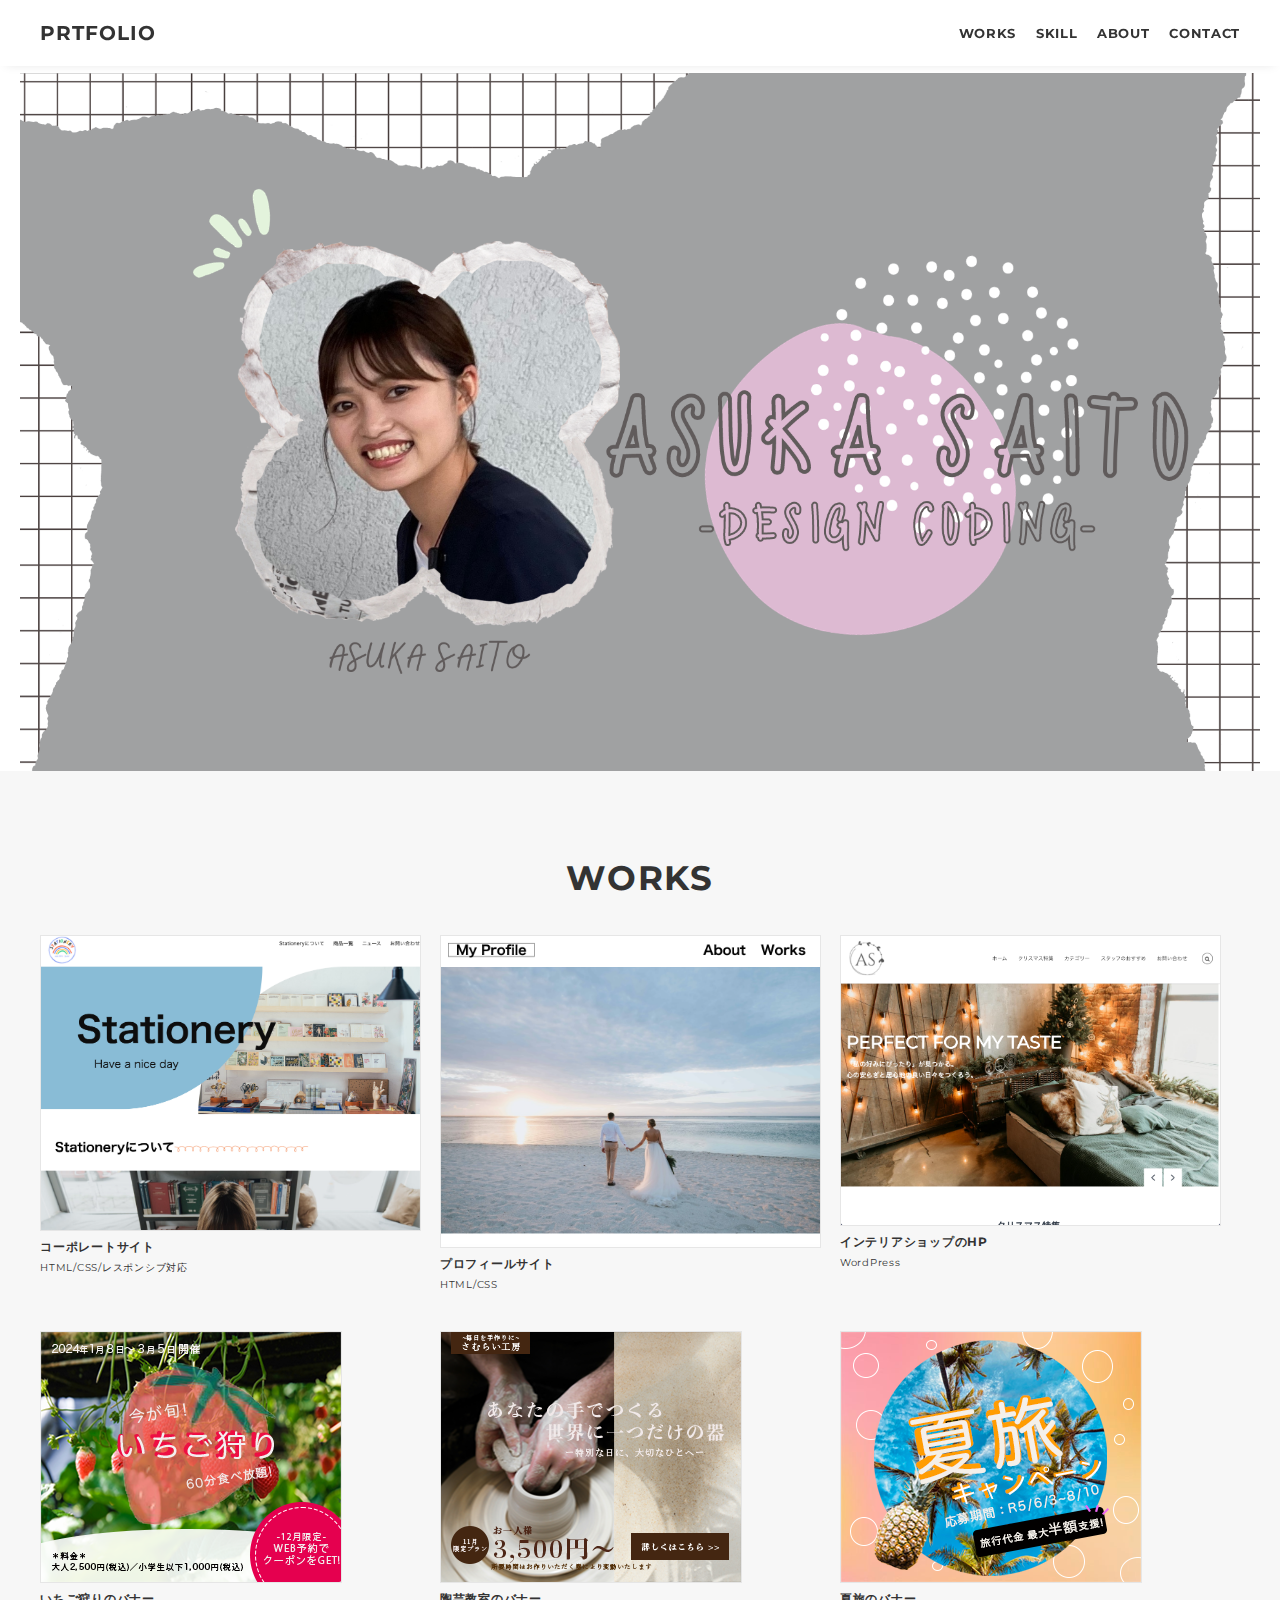
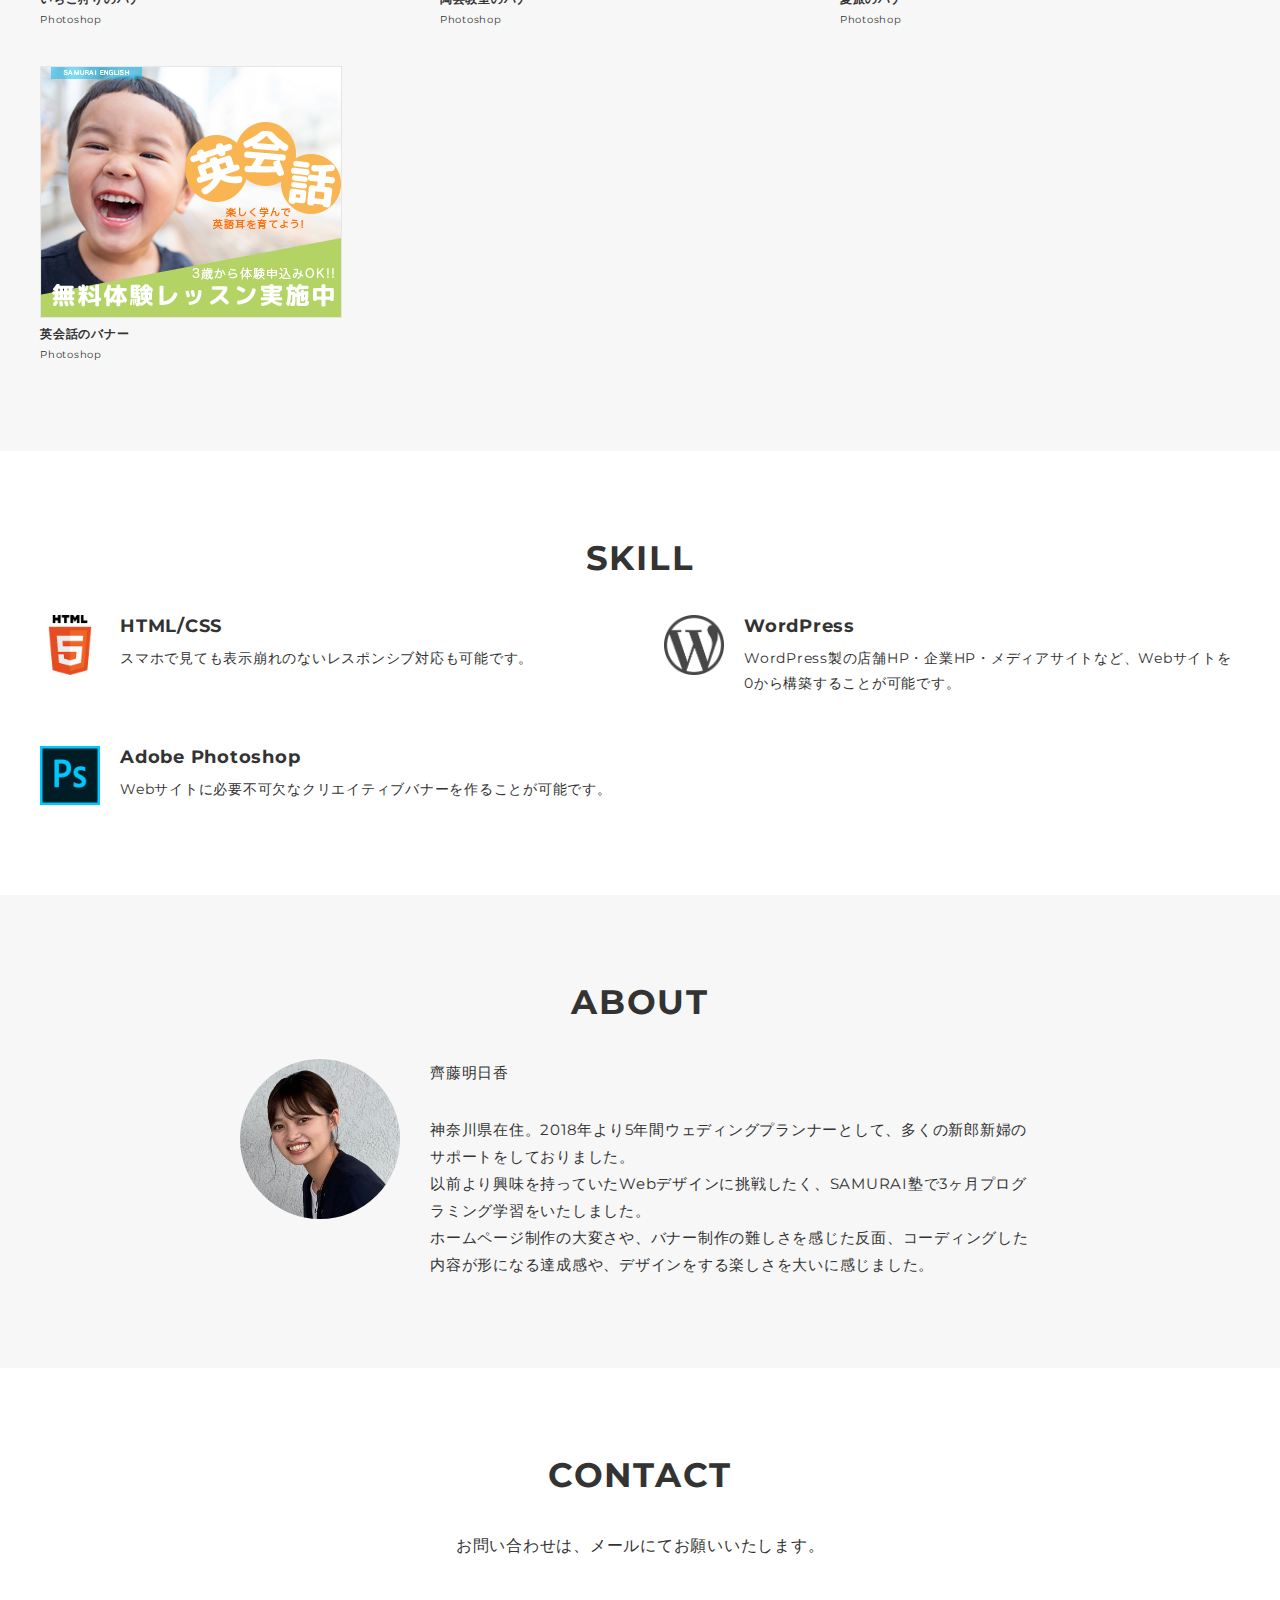
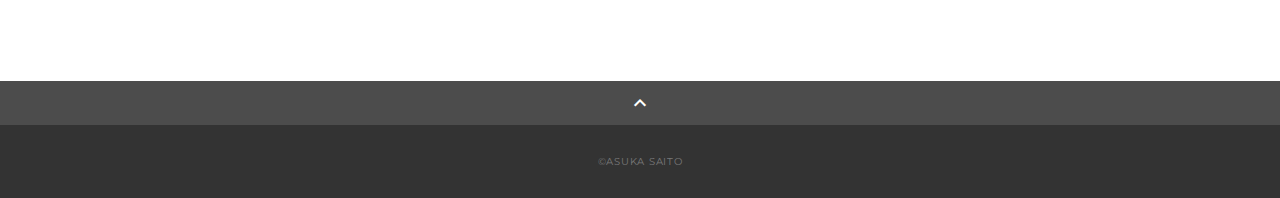
<file: portfolio/index.html>
<!DOCTYPE html>
<html>
<head>
  <meta charset="utf-8">
  <meta name="viewport" content="width=device-width, initial-scale=1.0, maximum-scale=1.0, minimum-scale=1.0">
  <title>ASUKA SAITO ポートフォリオ</title>
  <link rel="preconnect" href="https://fonts.gstatic.com">
  <link href="https://fonts.googleapis.com/css2?family=Montserrat:wght@400;700&display=swap" rel="stylesheet">
  <link href="https://fonts.googleapis.com/css?family=Material+Icons+Outlined" rel="stylesheet">
  <link href="css/ress.css" media="all" rel="stylesheet" type="text/css" />
  <link href="css/style.css" media="all" rel="stylesheet" type="text/css" />
</head>

<body>
  <div class="wrapper">

    <!-- header -->
    <header class="header ">
      <div class="container">
        <h1 class="header-logo">
          <a href="#">PRTFOLIO</a>
        </h1>
        <nav class="gnav">
          <ul class="gnav-list">
            <li class="gnav-item"><a href="#works">WORKS</a></li>
            <li class="gnav-item"><a href="#skill">SKILL</a></li>
            <li class="gnav-item"><a href="#about">ABOUT</a></li>
            <li class="gnav-item"><a href="#contact">CONTACT</a></li>
          </ul>
        </nav>
      </div>
    </header>
    <!-- /header -->

    <main class="content">

      <!-- mv -->
      <div class="mv">
        <div class="mv-container">
          <img src="img/main2.png" alt="メイン画像">
        </div>
      </div>
      <!-- /mv -->

      <!-- works -->
      <section class="works section" id="works">
        <div class="container">
          <h2 class="title">WORKS</h2>
          <div class="works-list">
            <a class="works-item" href="works-1.html">
              <div class="works-img"><img src="img/works/html1.png" alt="html1" /></div>
              <p class="works-name">コーポレートサイト</p>
              <p class="works-info">HTML/CSS/レスポンシブ対応</p>
            </a>
            <a class="works-item" href="works-2.html">
              <div class="works-img"><img src="img/works/html2.png" alt="html2" /></div>
              <p class="works-name">プロフィールサイト</p>
              <p class="works-info">HTML/CSS</p>
            </a>
            <a class="works-item" href="works-3.html">
              <div class="works-img"><img src="img/works/wordpress1.png" alt="WordPress" /></div>
              <p class="works-name">インテリアショップのHP</p>
              <p class="works-info">WordPress</p>
            </a>
            <a class="works-item" href="works-4.html">
              <div class="works-img"><img src="img/works/strawberry.png" alt="Photoshop1" /></div>
              <p class="works-name">いちご狩りのバナー</p>
              <p class="works-info">Photoshop</p>
            </a>
            <a class="works-item" href="works-5.html">
              <div class="works-img"><img src="img/works/pottery.png" alt="Photoshop2" /></div>
              <p class="works-name">陶芸教室のバナー</p>
              <p class="works-info">Photoshop</p>
            </a>
            <a class="works-item" href="works-7.html">
              <div class="works-img"><img src="img/works/summer.png" alt="Photoshop3" /></div>
              <p class="works-name">夏旅のバナー</p>
              <p class="works-info">Photoshop</p>
            </a>
            <a class="works-item" href="works-8.html">
              <div class="works-img"><img src="img/works/english.png" alt="Photoshop4" /></div>
              <p class="works-name">英会話のバナー</p>
              <p class="works-info">Photoshop</p>
            </a>
          </div>
        </div>
      </section>
      <!-- /works -->

      <!-- skill -->
      <section class="skill section" id="skill">
        <div class="container">
          <h2 class="title">SKILL</h2>
          <div class="skill-list">
            <div class="skill-item">
              <p class="skill-img"><img src="img/skills/html.png" alt="html"></p>
              <div class="skill-body">
                <h3 class="skill-name">HTML/CSS</h3>
                <p class="skill-text">
                  スマホで見ても表示崩れのないレスポンシブ対応も可能です。</p>
              </div>
            </div>
            <div class="skill-item">
              <p class="skill-img"><img src="img/skills/wordpress.png" alt="wordpress"></p>
              <div class="skill-body">
                <h3 class="skill-name">WordPress</h3>
                <p class="skill-text">
                  WordPress製の店舗HP・企業HP・メディアサイトなど、Webサイトを0から構築することが可能です。</p>
              </div>
            </div>
            <div class="skill-item">
              <p class="skill-img"><img src="img/skills/photoshop.png" alt="photoshop"></p>
              <div class="skill-body">
                <h3 class="skill-name">Adobe Photoshop</h3>
                <p class="skill-text">
                  Webサイトに必要不可欠なクリエイティブバナーを作ることが可能です。</p>
              </div>
            </div>
          </div>
        </div>
      </section>
      <!-- /skill -->

      <!-- about -->
      <section class="about section" id="about">
        <div class="container">
          <h2 class="title">ABOUT</h2>
          <div class="profile">
            <p class="profile-img">
              <img src="img/about.jpeg" alt="about">
            </p>
            <div class="profile-body">
              <p>
                齊藤明日香
              </p>
              <p>
                神奈川県在住。2018年より5年間ウェディングプランナーとして、多くの新郎新婦のサポートをしておりました。<br>
                以前より興味を持っていたWebデザインに挑戦したく、SAMURAI塾で3ヶ月プログラミング学習をいたしました。<br>
                ホームページ制作の大変さや、バナー制作の難しさを感じた反面、コーディングした内容が形になる達成感や、デザインをする楽しさを大いに感じました。
              </p>
              
            </div>
          </div>
        </div>
      </section>
      <!-- /about -->

      <!-- contact -->
      <section class="contact section" id="contact">
        <div class="container">
          <h2 class="title">CONTACT</h2>
          <p class="lead">
            お問い合わせは、<br class="sp-only">メールにてお願いいたします。
          </p>
        </div>
      </section>
      <!-- /contact -->
      <div class="page-top" id="js-page-top">
        <span class="material-icons-outlined">expand_less</span>
      </div>
    </main>

    <!-- footer -->
    <footer class="footer">
      <div class="copyright">&copy;ASUKA SAITO</div>
    </footer>
    <!-- /footer -->

  </div>
  <script src="https://ajax.googleapis.com/ajax/libs/jquery/3.6.0/jquery.min.js"></script>
  <script type='text/javascript' src="js/script.js"></script>
</body>
</html>
</file>
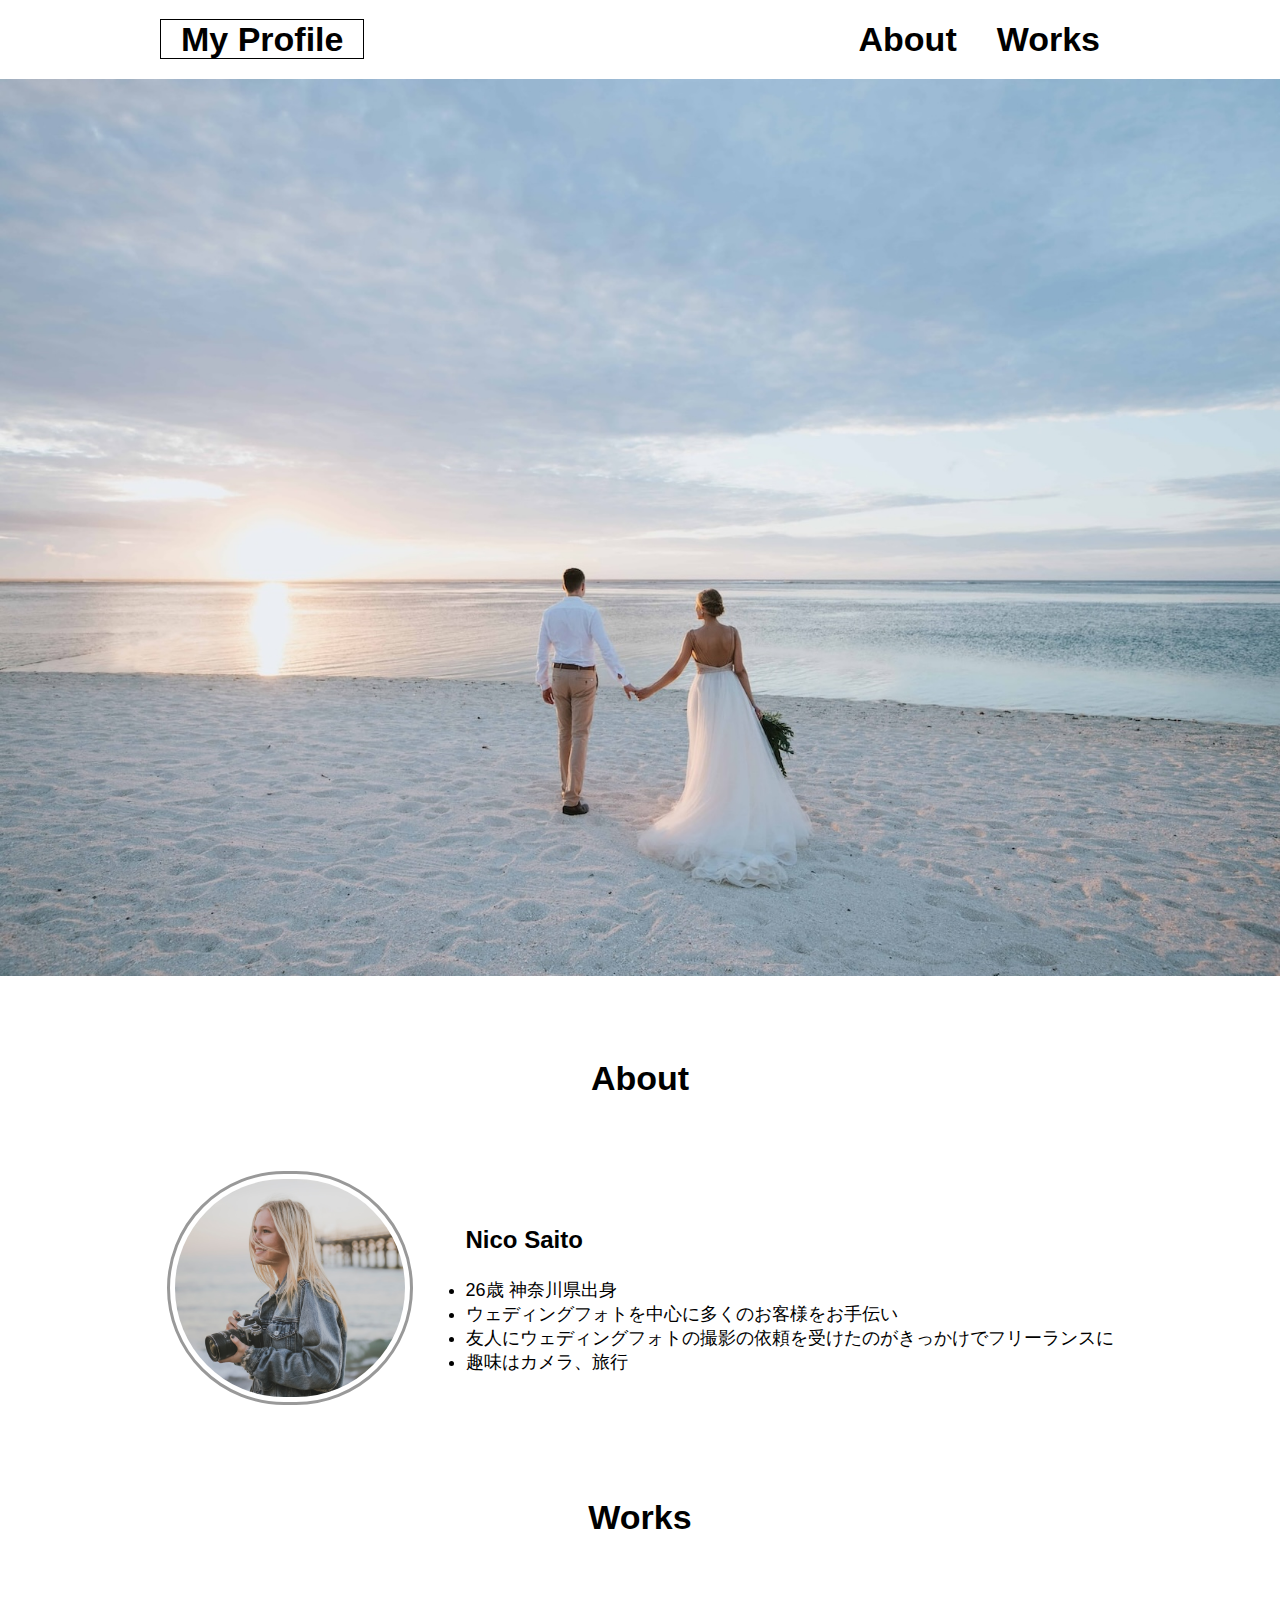
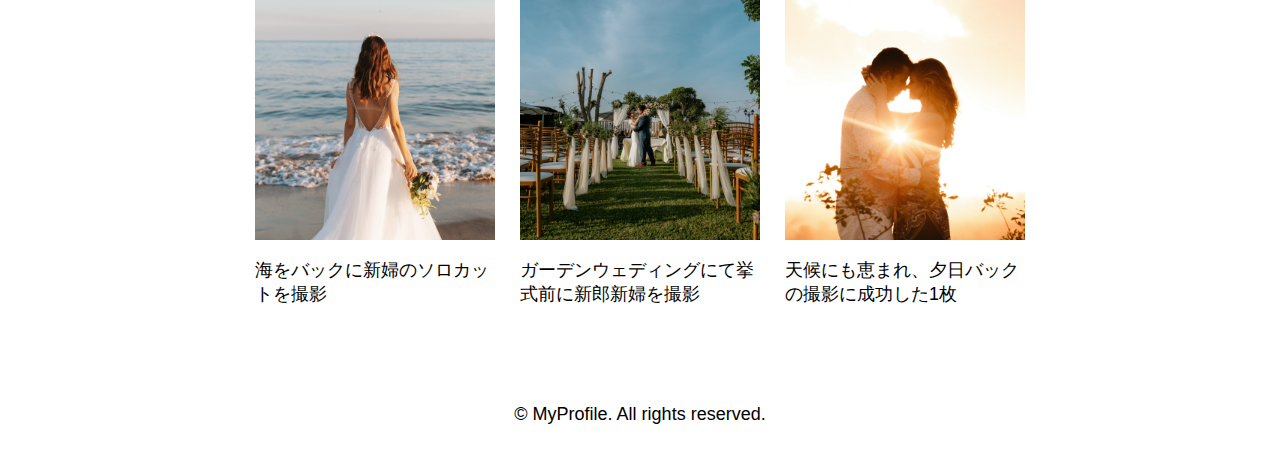
<file: Profilesite/index.html>
<!DOCTYPE html>
<html>

  <head>
    <meta charset="UTF-8">
    <meta http-equiv="X-UA-Compatible">
    <meta name="viewport" content="width=device-width, initial-scale=1.0">
    <meta name="description" content="Nico Saitoの自己紹介とこれまで撮影したウェディングフォトの一部を掲載しているサイトです。">
    <title>My Profile</title>

    <link rel="stylesheet" href="css/style.css">

    <link rel="preconnect" href="https://fonts.googleapis.com">
    <link rel="preconnect" href="https://fonts.gstatic.com" crossorigin>
    <link href="https://fonts.googleapis.com/css2?family=Noto+Sans+JP&display=swap" rel="stylesheet">
  </head>

  <body>
    <!-- ナビゲーション -->
    <header>
      <nav>
        <div>
          <a href="index.html" class="home">My Profile</a>
        </div>
        <div class="menu">
          <a href="#about">About</a>
          <a href="#works">Works</a>
        </div>
      </nav>
    </header>

    <main>
      <article>
        <!-- メイン画像 -->
        <div>
          <img src="image/main.jpg" alt="Weddingfhotoの一部" class="mainpic">
        </div>

        <!-- About -->
        <h1 id="about">About</h1>
        <section class="about">
          <img src="image/nico.jpg" alt="Nico Saito" class="circle">
          <div class="content">
            <p class="name">Nico Saito</p>
            <ur>
              <li>26歳 神奈川県出身</li>
              <li>ウェディングフォトを中心に多くのお客様をお手伝い</li>
              <li>友人にウェディングフォトの撮影の依頼を受けたのがきっかけでフリーランスに</li>
              <li>趣味はカメラ、旅行</li>
            </ur>
          </div>
        </section>

        <!-- Works -->
        <h1 id="works">Works</h1>
        <section class="works">
          <div class="item">
            <img src="image/works-1.jpg" alt="新婦の後ろ姿">
            <p>海をバックに新婦のソロカットを撮影</p>
          </div>

          <div class="item item-center">
            <img src="image/works-3.jpg" alt="ガーデンウェディング">
            <p>ガーデンウェディングにて挙式前に新郎新婦を撮影</p>
          </div>

          <div class="item">
            <img src="image/works-5.jpg" alt="夕日写真">
            <p>天候にも恵まれ、夕日バックの撮影に成功した1枚</p>
          </div>
        </section>
      </article>
    </main>

    <!-- フッター -->
    <footer>
      <p>&copy; MyProfile. All rights reserved.</p>
    </footer>
  </body>
</html>
</file>
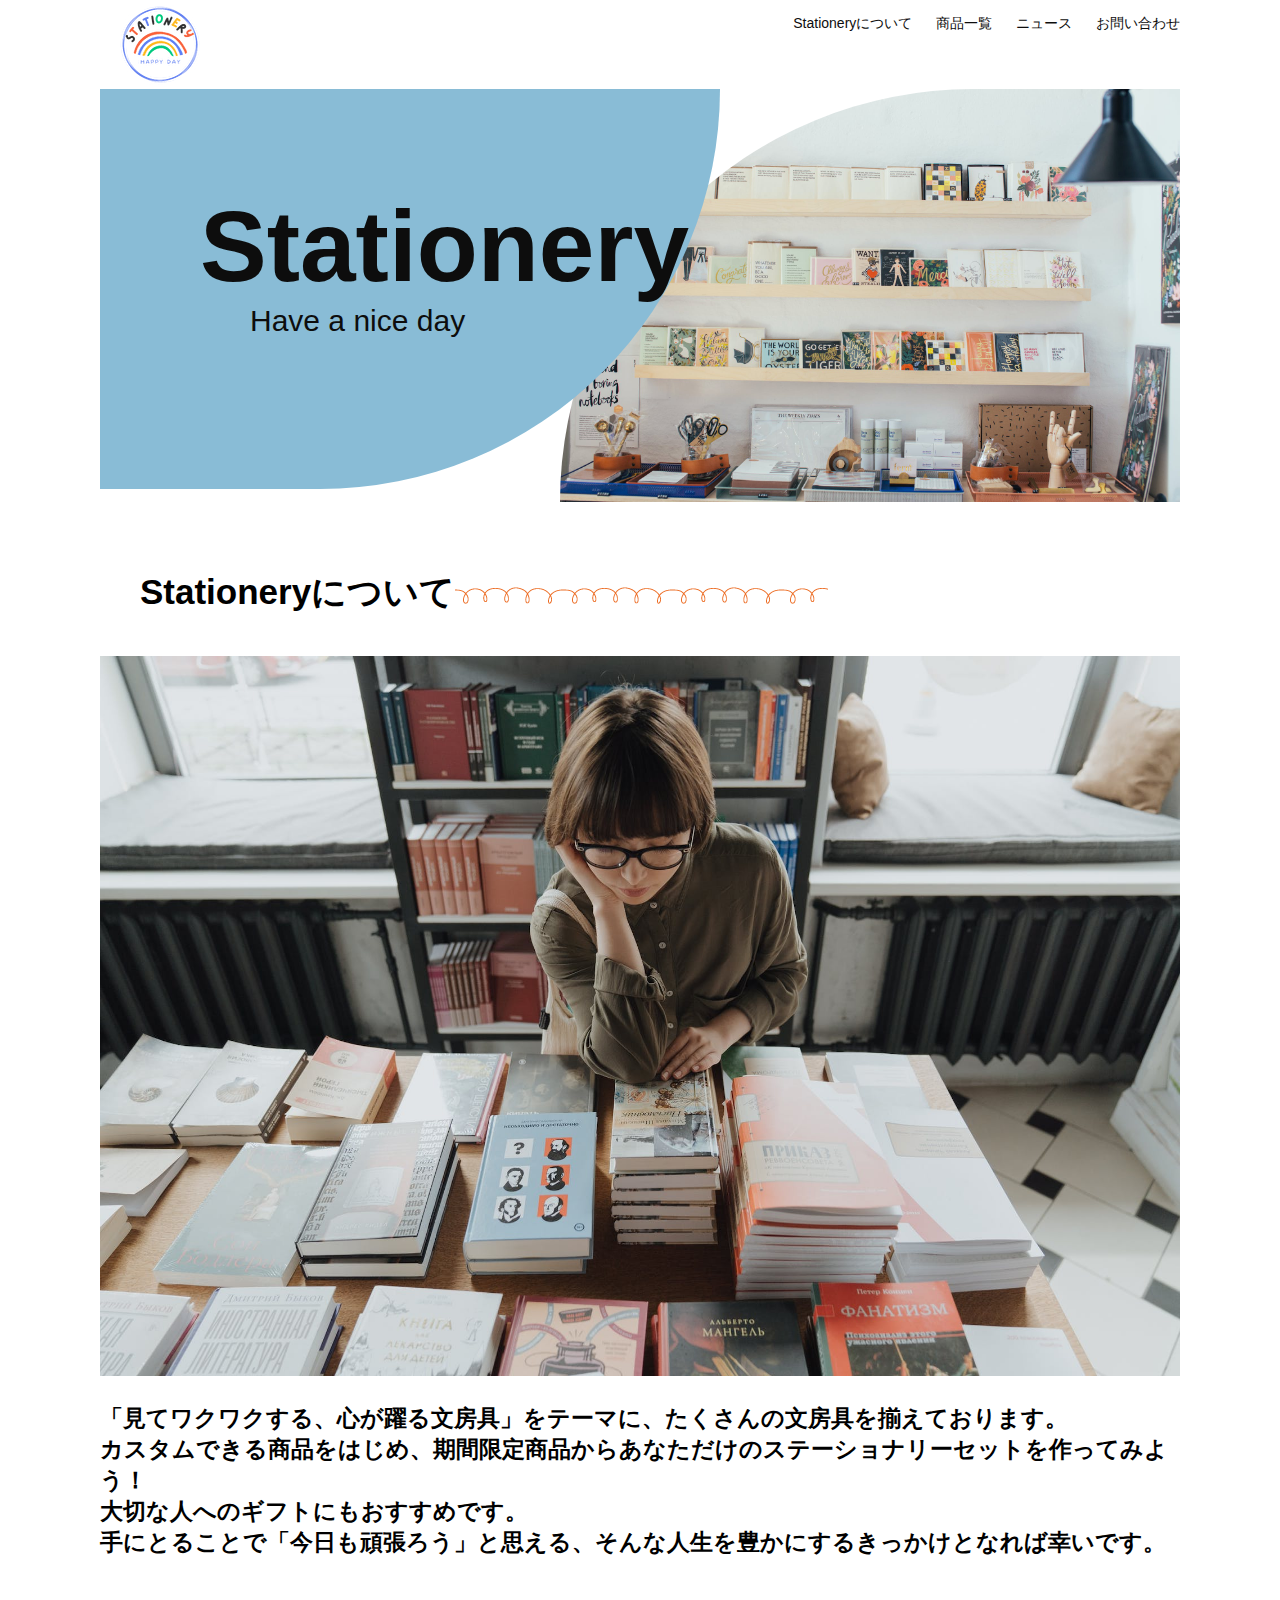
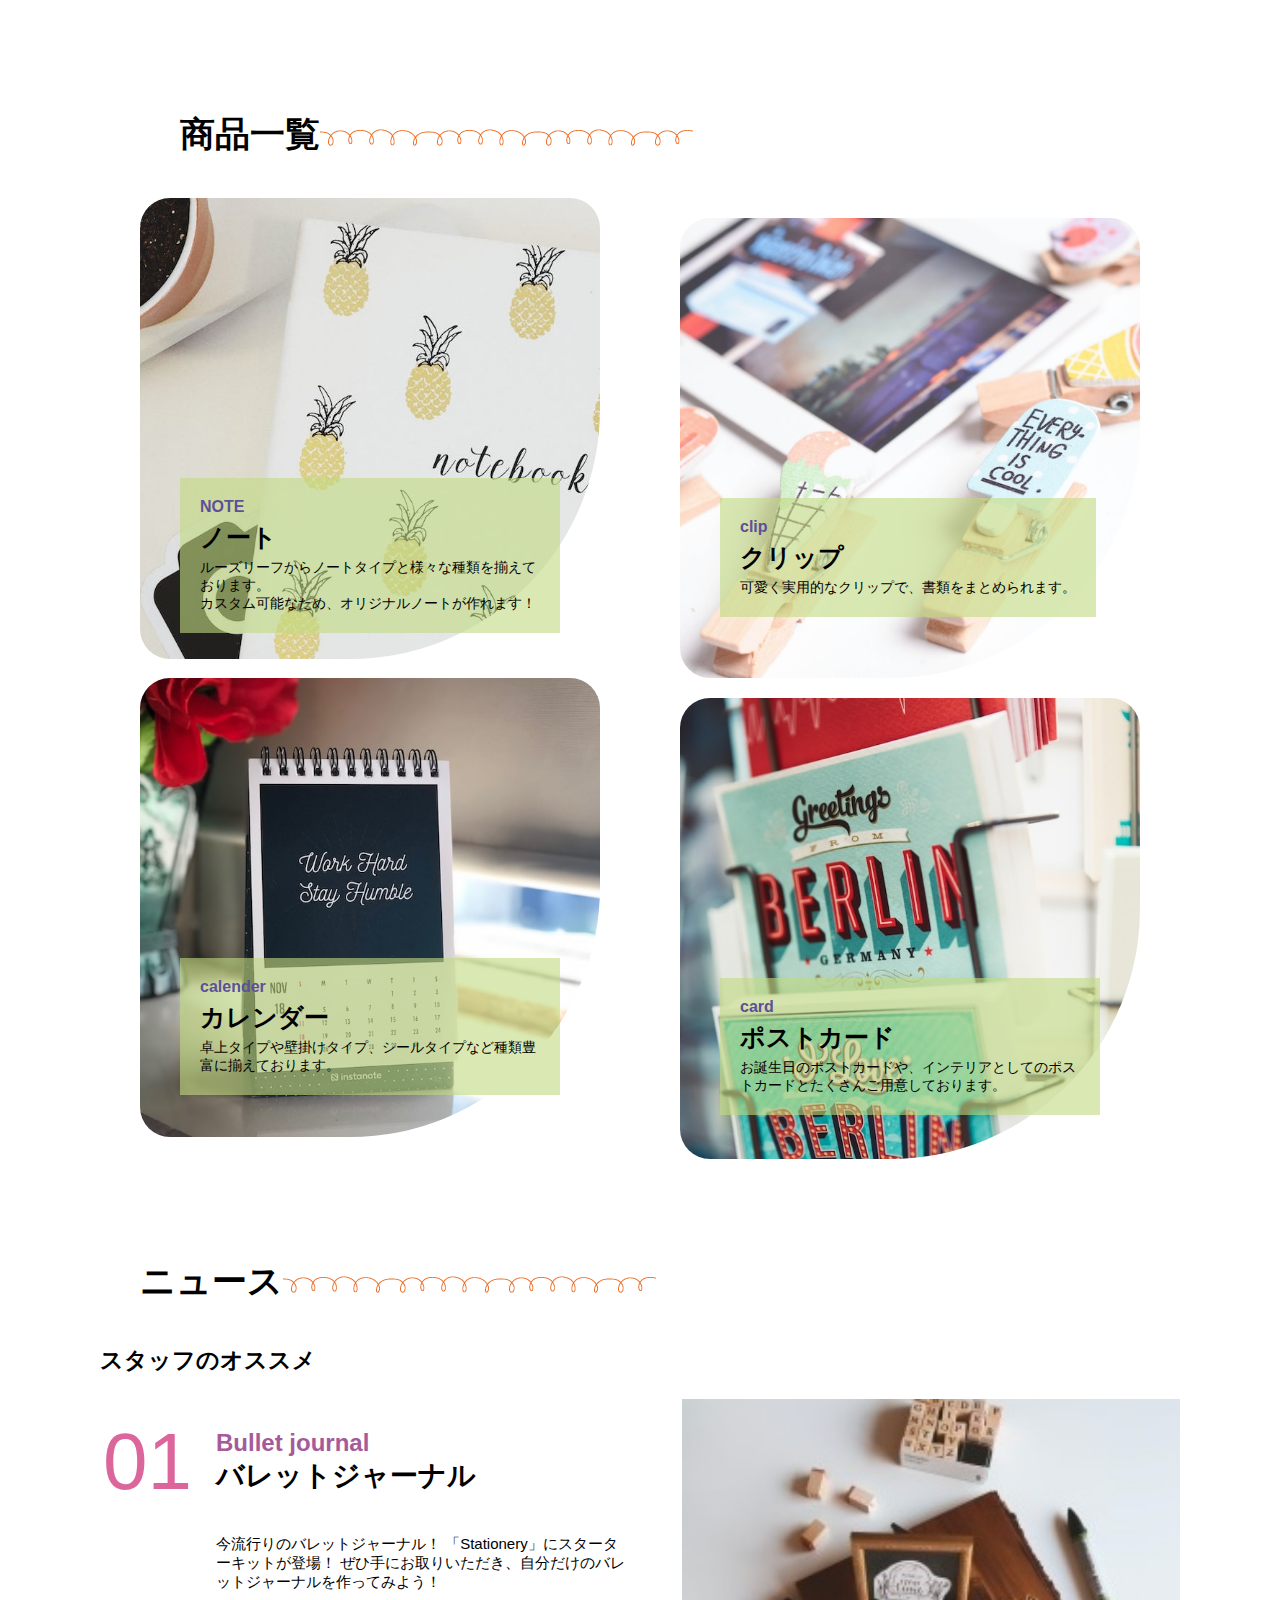
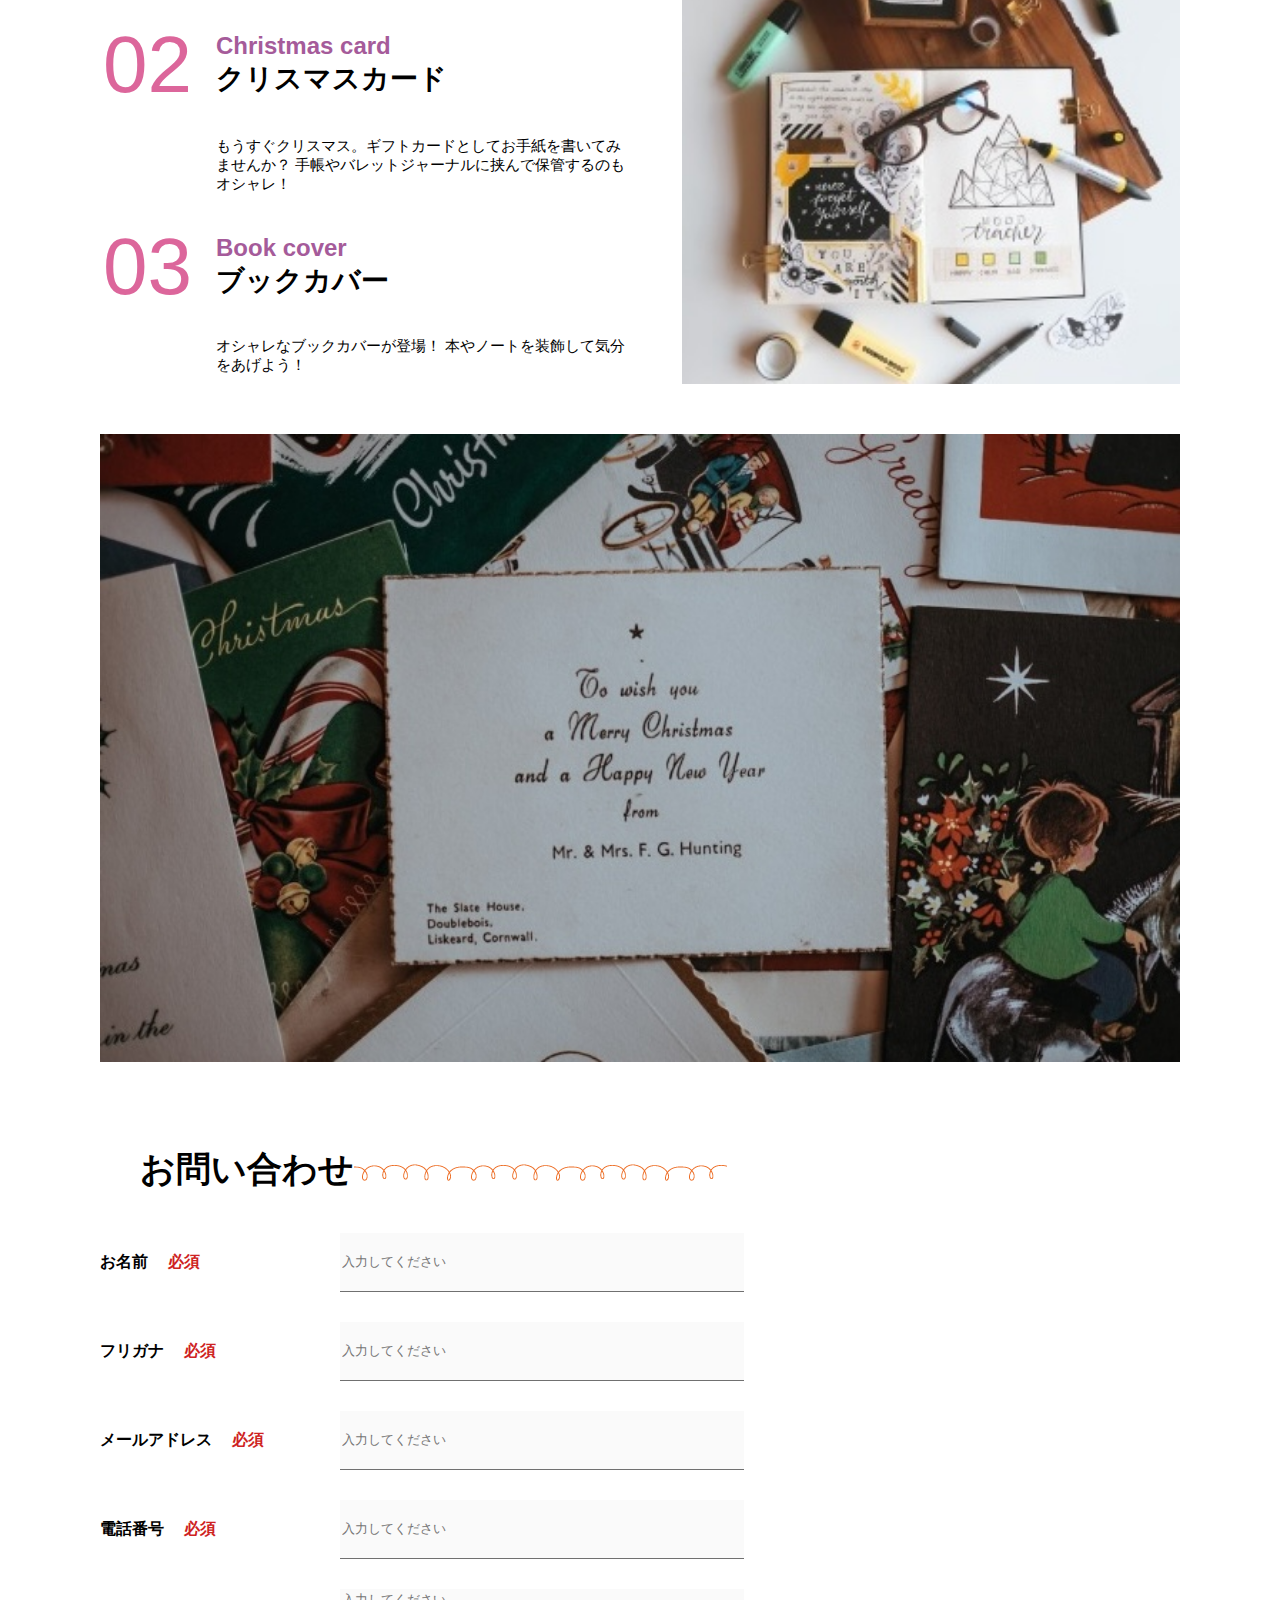
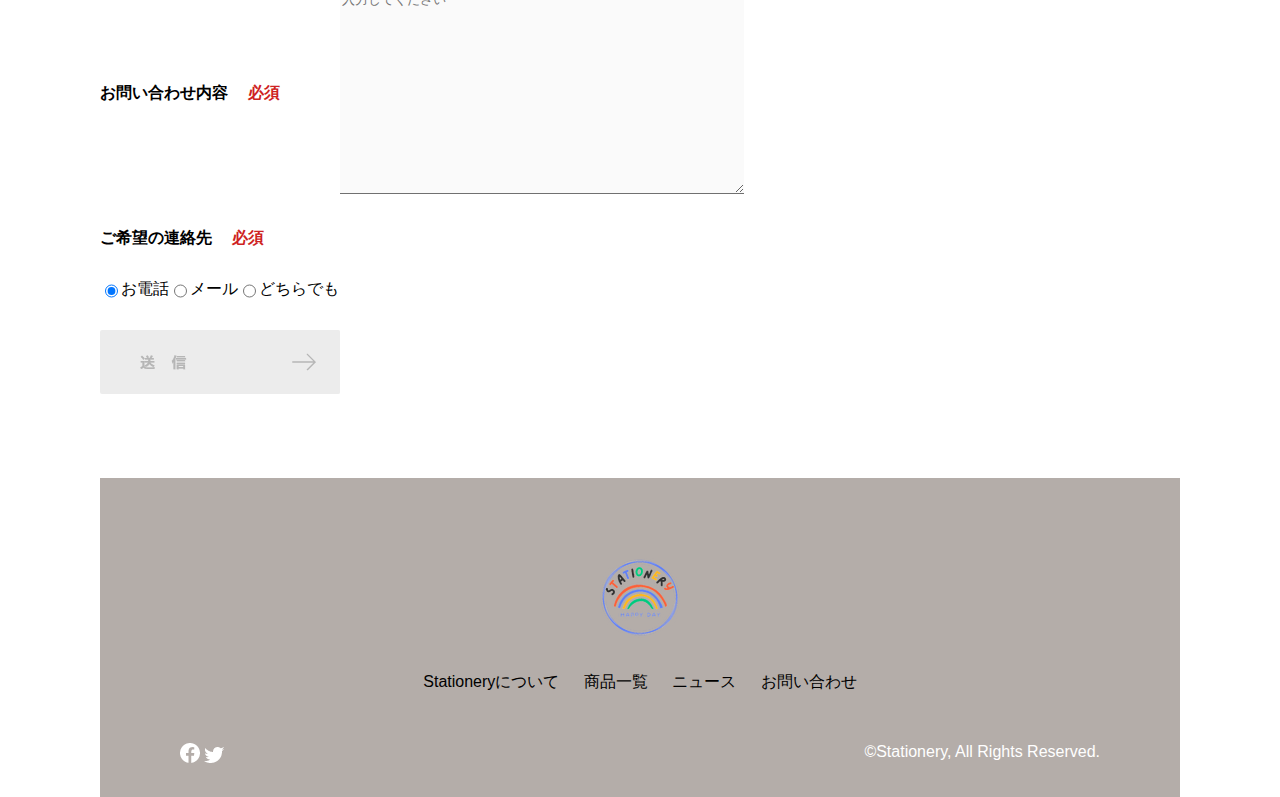
<file: stationery/index.html>
<!DOCTYPE html>
<html>

  <head>
    <title>Stationery</title>
    <meta charset="UTF-8">
    <meta name="description" content="見てワクワクする、心が躍る文房具店Stationery。手に持つだけで今日も頑張ろうと思える。">
    <meta name="viewport" content="width=device-width, initial-scale=1.0">
    <link rel="stylesheet" href="style.css">
  </head>

  <body>
    <!-- ヘッダー -->
    <header>
      <!-- ロゴ -->
      <a href="index.html" id="logo"><img src="image/logo.png" alt="トップページに戻る"></a>

      <!-- PC用ナビゲーション -->
      <nav id="nav-pc">
        <a href="#mission">Stationeryについて</a>
        <a href="#product">商品一覧</a>
        <a href="#news">ニュース</a>
        <a href="#contact">お問い合わせ</a>
      </nav>
      <!-- スマホ用ナビゲーション -->
      <img id="menu-sp" src="image/button-menu.png" alt="ナビゲーションを開く" onclick="document.getElementById('nav-sp').style.display = 'block'">

      <!-- スマホ用ナビゲーション -->
     <nav id="nav-sp">
      <img id="close" src="image/button-close.png" alt="ナビゲーションを閉じる" onclick="document.getElementById('nav-sp').style.display = 'none'">
      <a id="logo-sp" href="index.html" onclick="document.getElementById('nav-sp').style.display = 'none'"><img src="image/logo.png" alt="トップページに戻る"></a>
      <a class="menu" href="mission.html" onclick="document.getElementById('nav-sp').style.display = 'none'">Stationeryについて</a>
      <a class="menu" href="product.html" onclick="document.getElementById('nav-sp').style.display = 'none'">商品一覧</a>
      <a class="menu" href="#news" onclick="document.getElementById('nav-sp').style.display = 'none'">ニュース</a>
      <a class="menu" href="#contact"onclick="document.getElementById('nav-sp').style.display = 'none'">お問い合わせ</a>
      </div>
    </nav>
    </header>

    <main>
      <article>
        <!-- メインビジュアル -->
        <section id="main-visual">
          <div id="main-message">
           <h1>Stationery</h1>
           <p>Have a nice day</p>
          </div>
          <img src="image/main.jpg" alt="たくさんの文房具">
        </section>

        <!-- Stationeryについて -->
        <section id="mission">
          <h2 class="index-h2">Stationeryについて</h2>
          <div id="mission-flex">
            <div>
              <img id="mission-photo" src="image/mission.jpg" alt="女の子が本を読んでいる">
              <h3>「見てワクワクする、心が躍る文房具」をテーマに、たくさんの文房具を揃えております。<br>カスタムできる商品をはじめ、期間限定商品からあなただけのステーショナリーセットを作ってみよう！<br>大切な人へのギフトにもおすすめです。<br>手にとることで「今日も頑張ろう」と思える、そんな人生を豊かにするきっかけとなれば幸いです。</h3>
            </div>
          </div>
        </section>

        <!-- プロダクト -->
        <section id="product">
          <h2 class="index-h2">商品一覧</h2>
          <div>
            <div id="product-left">
              <div>
                <img class="product-photo" src="image/product-1.jpg" alt="ノートの画像">
                <div class="product-explain">
                  <span>NOTE</span>
                  <h3>ノート</h3>
                  <p>ルーズリーフからノートタイプと様々な種類を揃えております。<br>カスタム可能なため、オリジナルノートが作れます！</p>
                </div>
              </div>
              <div>
                <img class="product-photo" src="image/product-2.jpg" alt="カレンダー">
                <div class="product-explain">
                  <span>calender</span>
                  <h3>カレンダー</h3>
                  <p>卓上タイプや壁掛けタイプ、シールタイプなど種類豊富に揃えております。</p>
                </div>
              </div>
            </div>
            <div id="product-right">
              <div>
                <img class="product-photo" src="image/product-3.jpg" alt="クリップ">
                <div class="product-explain">
                  <span>clip</span>
                  <h3>クリップ</h3>
                  <p>可愛く実用的なクリップで、書類をまとめられます。</p>
                </div>
              </div>
              <div>
                <img class="product-photo" src="image/product-4.jpg" alt="ポストカード">
                <div class="product-explain">
                  <span>card</span>
                  <h3>ポストカード</h3>
                  <p>お誕生日のポストカードや、インテリアとしてのポストカードとたくさんご用意しております。</p>
                </div>
              </div>
            </div>
          </div>
        </section>

        <!--ニュース -->
        <section id="news">
          <h2 class="index-h2">ニュース</h2>
          <h3>スタッフのオススメ</h3>
          <div>
            <table class="recommendation">
              <tr>
                <td>
                  <span class="recommendation-num">01</span>
                </td>
                <td>
                  <spam class="recommendation-en">Bullet journal</spam>
                  <span class="recommendation-jp">バレットジャーナル</span>
                </td>
              </tr>
              <tr>
                <td>
                  <!-- 空のセル -->
                </td>
                <td>
                  <p class="description">
                    今流行りのバレットジャーナル！
                    「Stationery」にスターターキットが登場！
                    ぜひ手にお取りいただき、自分だけのバレットジャーナルを作ってみよう！
                  </p>
                </td>
              </tr>
              <tr>
                <td>
                  <span class="recommendation-num">02</span>
                </td>
                <td>
                  <spam class="recommendation-en">Christmas card</spam>
                  <span class="recommendation-jp">クリスマスカード</span>
                </td>
              </tr>
              <tr>
                <td>
                  <!-- 空のセル -->
                </td>
                <td>
                  <p class="description">
                    もうすぐクリスマス。ギフトカードとしてお手紙を書いてみませんか？
                    手帳やバレットジャーナルに挟んで保管するのもオシャレ！
                  </p>
                </td>
              </tr>
              <tr>
                <td>
                  <span class="recommendation-num">03</span>
                </td>
                <td>
                  <spam class="recommendation-en">Book cover</spam>
                  <span class="recommendation-jp">ブックカバー</span>
                </td>
              </tr>
              <tr>
                <td>
                  <!-- 空のセル -->
                </td>
                <td>
                  <p class="description">
                    オシャレなブックカバーが登場！
                    本やノートを装飾して気分をあげよう！
                  </p>
                </td>
              </tr>
            </table>
            <img class="recommendation-img" src="image/recommendation-1.jpg" alt="バレットジャーナル">
          </div>
          <img class="recommendation-img2" src="image/recommendation-2.jpg" alt="クリスマスカード">
        </section>

        <!-- お問い合わせフォーム -->
        <section id="contact">
          <h2 class="index-h2">お問い合わせ</h2>
          <form action="https://api.staticforms.xyz/submit" method="post">
            <input type="text" name="honeypot" style="display:none">
            <!-- STATIC FORMSのアクセスキー -->
            <input type="hidden" name="accessKey" value="b55ac096-a9b0-4a6d-be5b-17fe16ee9d6b">
            <!--メールのタイトル-->
            <input type="hidden" name="subject" value="お問い合わせフォーム" />
            <!--送信先のメールアドレスをvalueに設定する-->
            <input type="hidden" name="replyTo" value="sitask957@gmail.com">
            <!--redirectToのURLは公開後のURLへリンクする-->
            <input type="hidden" name="redirectTo" value="">
            <div>
              <div class="contact-heading">
                <label class="contact-label">お名前<span class="contact-span">必須</span></label>
              </div>
              <div>
                <input type="text" name="name" placeholder="入力してください" class="contact-textbox">
              </div>
            </div>
            <div>
              <div class="contact-heading">
                <label class="contact-label">フリガナ<span class="contact-span">必須</span></label>
              </div>
              <div>
                <input type="text" name="hurigana" placeholder="入力してください" class="contact-textbox">
              </div>
            </div>
            <div>
              <div class="contact-heading">
                <label class="contact-label">メールアドレス<span class="contact-span">必須</span></label>
              </div>
              <div>
                <input type="text" name="email" placeholder="入力してください" class="contact-textbox">
              </div>
            </div>
            <div>
              <div class="contact-heading">
                <label class="contact-label">電話番号<span class="contact-span">必須</span></label>
              </div>
              <div>
                <input type="text" name="tel" placeholder="入力してください" class="contact-textbox">
              </div>
            </div>
            <div>
              <div class="contact-heading">
                <label class="contact-label">お問い合わせ内容<span class="contact-span">必須</span></label>
              </div>
              <div>
                <textarea class="contact-textarea" placeholder="入力してください" name="message"></textarea>
              </div>
            </div>
            <div class="contact-heading">
              <label class="contact-label">ご希望の連絡先<span class="contact-span">必須</span></label>
            </div>
            <div>
              <input class="radiobutton" type="radio" value="tel" name="contact" checked><label>お電話</label>
              <input class="radiobutton" type="radio" value="mail" name="contact"><label>メール</label>
              <input class="radiobutton" type="radio" value="both" name="contact"><label>どちらでも</label>
            </div>
            <input type="image" src="image/button-submit.png" alt="送信する">
          </form>
        </section>
      </article>
      <footer>
        <div id="footer-logo">
          <img src="image/logo.png" alt="Stationery">
        </div>
        <div id="footer-link">
          <a href="#mission">Stationeryについて</a>
         <a href="#product">商品一覧</a>
         <a href="#news">ニュース</a>
         <a href="#contact">お問い合わせ</a>
       </div>
       <div id="sns-footer">
         <img src="image/button-facebook.png" alt="facebook">
         <img src="image/button-twitter.png" alt="twitter">
         <span id="copyright">&copy;Stationery, All Rights Reserved.</span>
       </div>
      </footer>
    </main>
  </body>
</html>
</file>
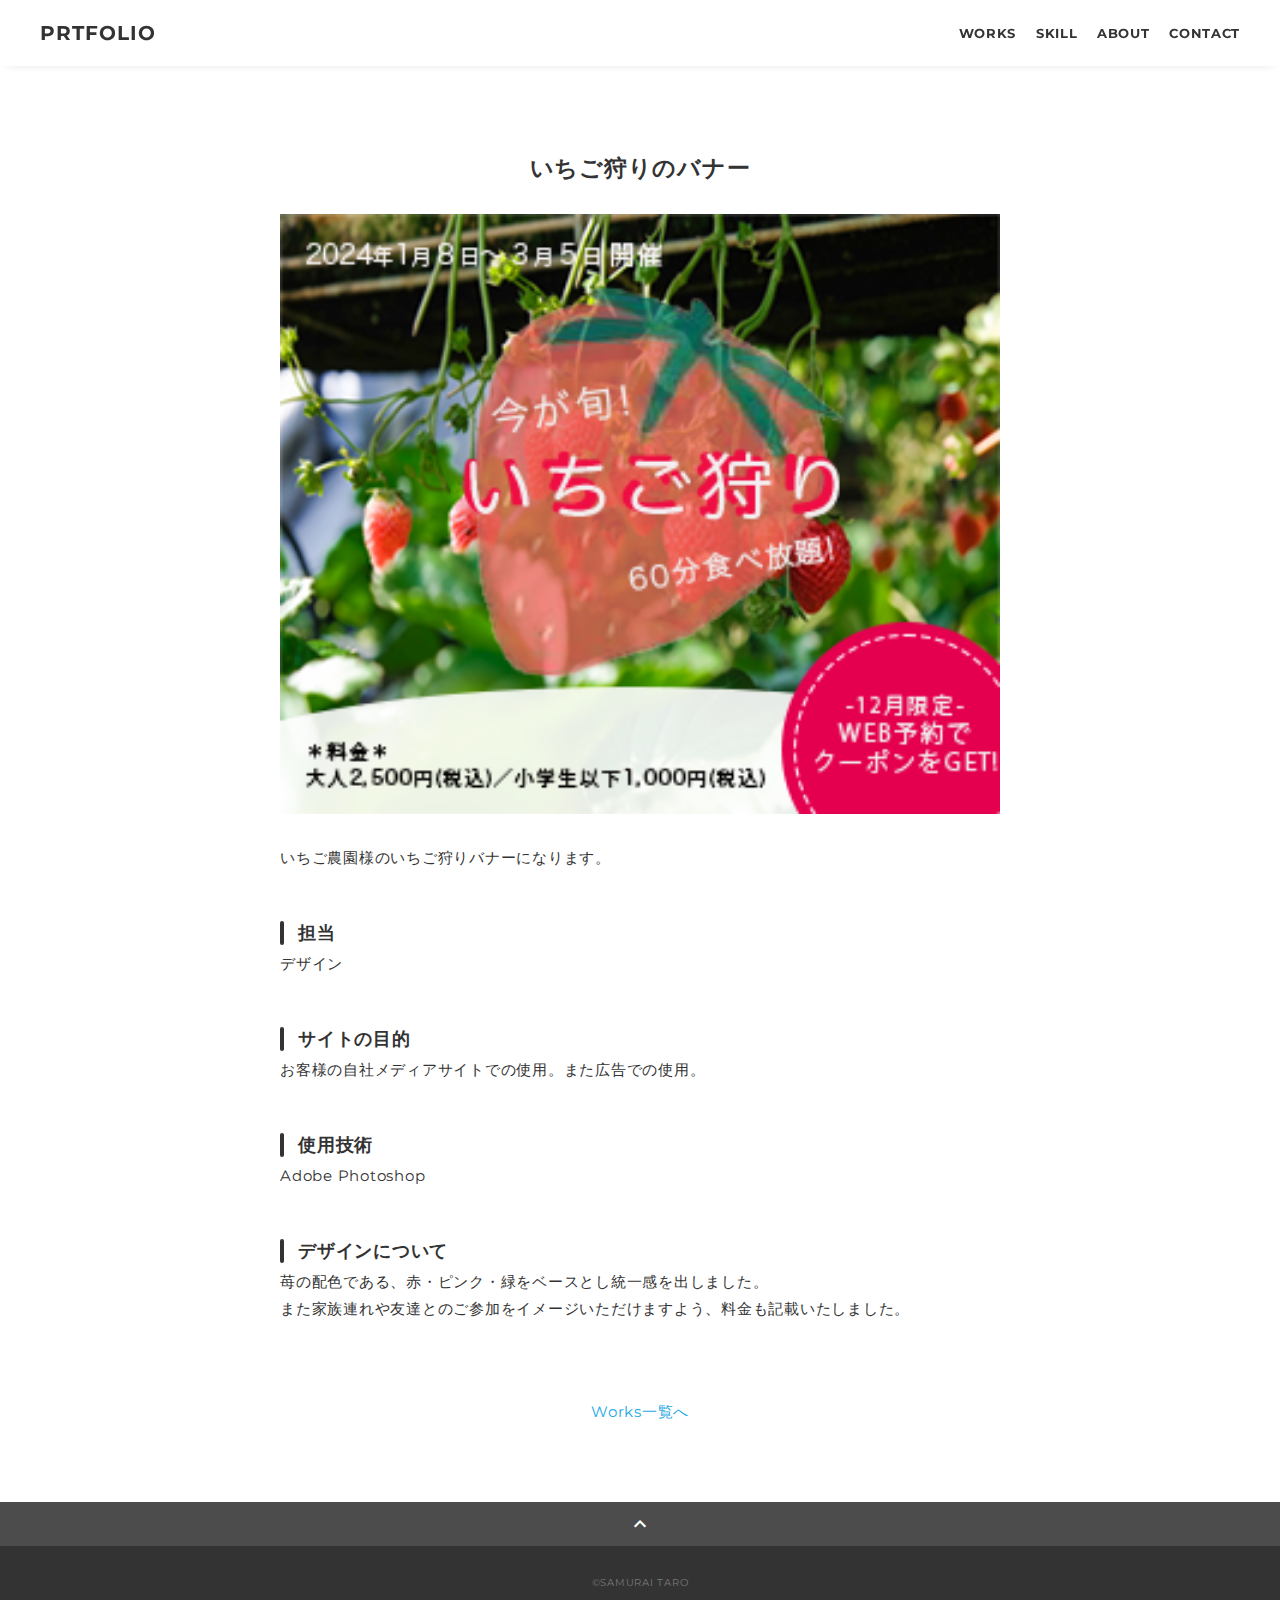
<file: portfolio/works-4.html>
<!DOCTYPE html>
<html>
<head>
  <meta charset="utf-8">
  <meta name="viewport" content="width=device-width, initial-scale=1.0, maximum-scale=1.0, minimum-scale=1.0">
  <title>ASUKA SAITO ポートフォリオ</title>
  <link rel="preconnect" href="https://fonts.gstatic.com">
  <link href="https://fonts.googleapis.com/css2?family=Montserrat:wght@400;700&display=swap" rel="stylesheet">
  <link href="https://fonts.googleapis.com/css?family=Material+Icons+Outlined" rel="stylesheet">
  <link href="css/ress.css" media="all" rel="stylesheet" type="text/css" />
  <link href="css/style.css" media="all" rel="stylesheet" type="text/css" />
</head>

<body>
  <div class="wrapper">

    <!-- header -->
    <header class="header ">
      <div class="container">
        <h1 class="header-logo">
          <a href="index.html">PRTFOLIO</a>
        </h1>
        <nav class="gnav">
          <ul class="gnav-list">
            <li class="gnav-item"><a href="index.html#works">WORKS</a></li>
            <li class="gnav-item"><a href="index.html#skill">SKILL</a></li>
            <li class="gnav-item"><a href="index.html#about">ABOUT</a></li>
            <li class="gnav-item"><a href="index.html#contact">CONTACT</a></li>
          </ul>
        </nav>
      </div>
    </header>
    <!-- /header -->

    <main class="content">

      <article class="article">
        <div class="article-container">
          <h2 class="article-title">いちご狩りのバナー</h2>
          <div class="article-body">
            <p style="text-align: center;">
              <img src="img/works-detail/works-4.png" alt="">
            </p>
            <p>
              いちご農園様のいちご狩りバナーになります。
            </p>
            <h3>担当</h3>
            <p>デザイン</p>
            <h3>サイトの目的</h3>
            <p>お客様の自社メディアサイトでの使用。また広告での使用。</p>
            <h3>使用技術</h3>
            <p>Adobe Photoshop</p>
            <h3>デザインについて</h3>
            <p>
              苺の配色である、赤・ピンク・緑をベースとし統一感を出しました。<br>
              また家族連れや友達とのご参加をイメージいただけますよう、料金も記載いたしました。
            </p>
          </div>
          <div class="home-link">
            <a href="index.html#works">Works一覧へ</a>
          </div>
        </div>
      </article>

      <div class="page-top" id="js-page-top">
        <span class="material-icons-outlined">expand_less</span>
      </div>
    </main>

    <!-- footer -->
    <footer class="footer">
      <div class="copyright">&copy;SAMURAI TARO</div>
    </footer>
    <!-- /footer -->

  </div>
  <script src="https://ajax.googleapis.com/ajax/libs/jquery/3.6.0/jquery.min.js"></script>
  <script type='text/javascript' src="js/script.js"></script>
</body>
</html>
</file>
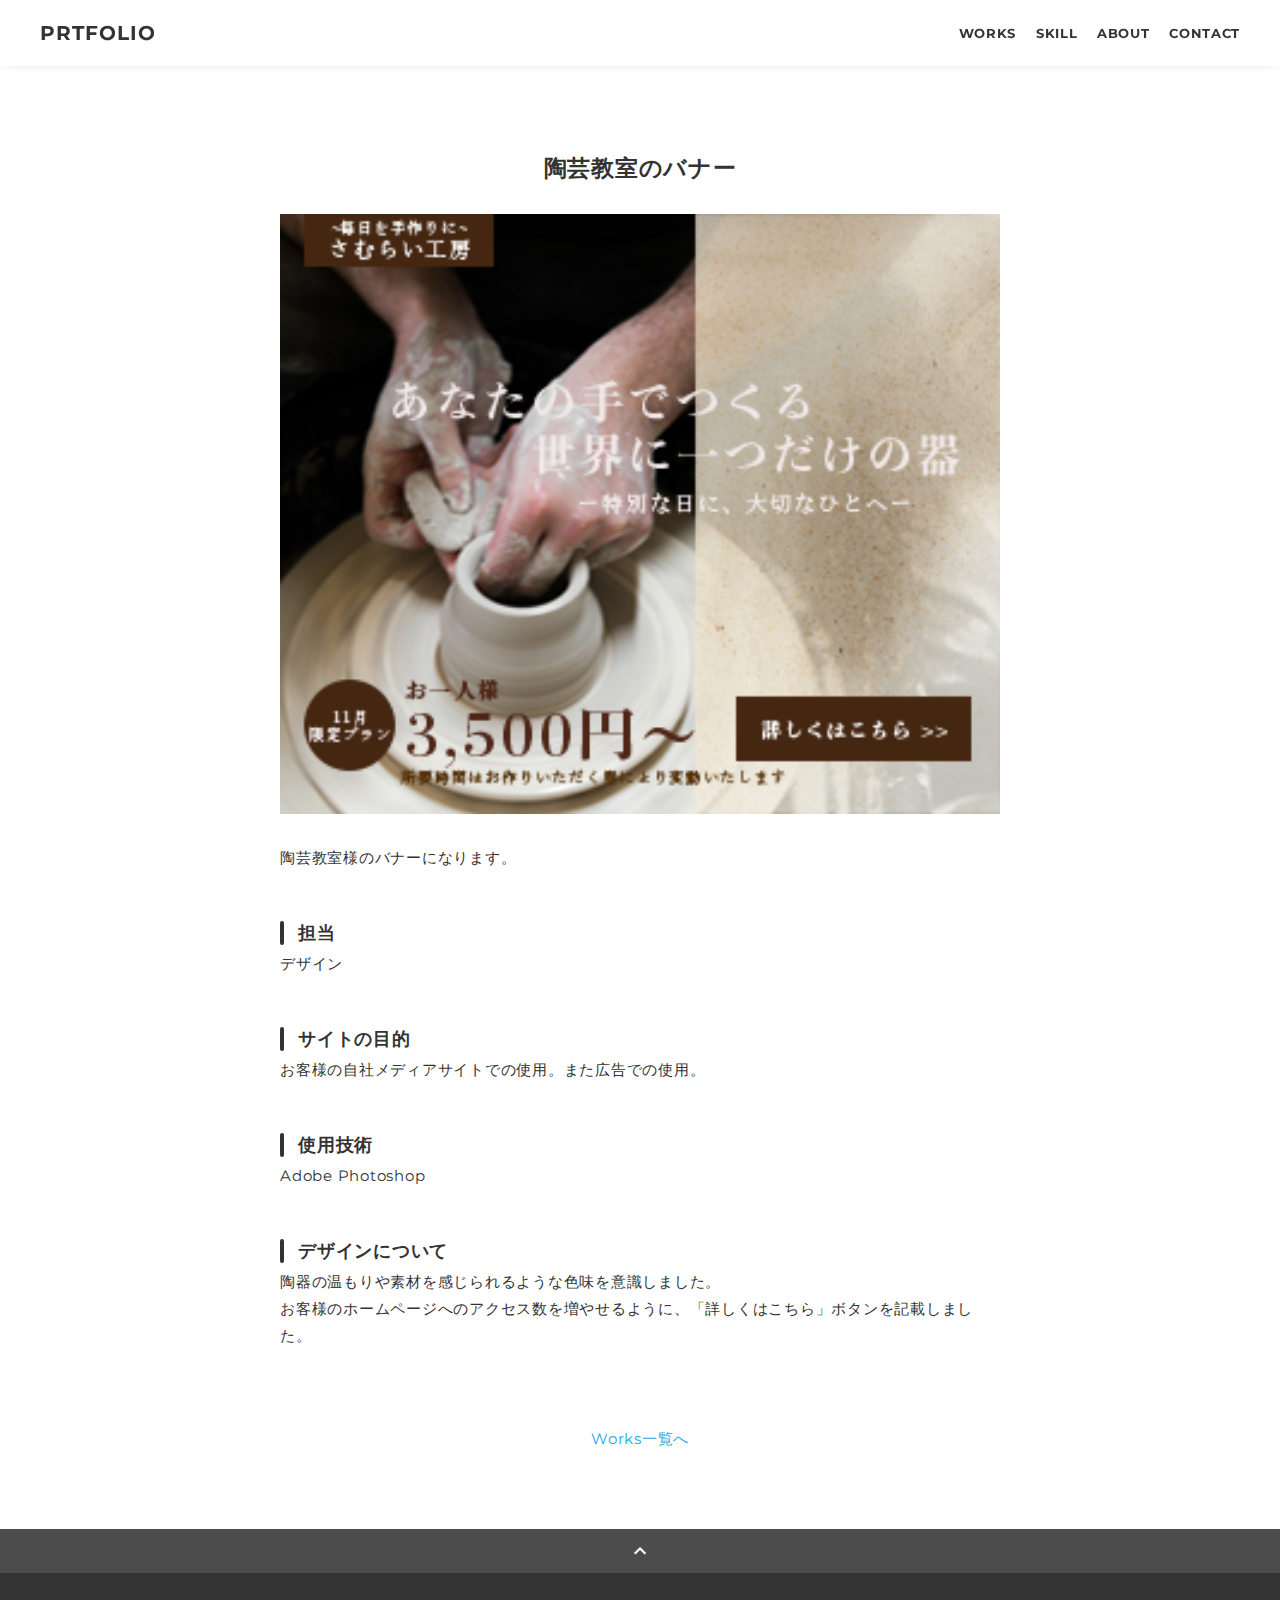
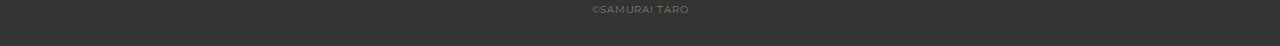
<file: portfolio/works-5.html>
<!DOCTYPE html>
<html>
<head>
  <meta charset="utf-8">
  <meta name="viewport" content="width=device-width, initial-scale=1.0, maximum-scale=1.0, minimum-scale=1.0">
  <title>ASUKA SAITO ポートフォリオ</title>
  <link rel="preconnect" href="https://fonts.gstatic.com">
  <link href="https://fonts.googleapis.com/css2?family=Montserrat:wght@400;700&display=swap" rel="stylesheet">
  <link href="https://fonts.googleapis.com/css?family=Material+Icons+Outlined" rel="stylesheet">
  <link href="css/ress.css" media="all" rel="stylesheet" type="text/css" />
  <link href="css/style.css" media="all" rel="stylesheet" type="text/css" />
</head>

<body>
  <div class="wrapper">

    <!-- header -->
    <header class="header ">
      <div class="container">
        <h1 class="header-logo">
          <a href="index.html">PRTFOLIO</a>
        </h1>
        <nav class="gnav">
          <ul class="gnav-list">
            <li class="gnav-item"><a href="index.html#works">WORKS</a></li>
            <li class="gnav-item"><a href="index.html#skill">SKILL</a></li>
            <li class="gnav-item"><a href="index.html#about">ABOUT</a></li>
            <li class="gnav-item"><a href="index.html#contact">CONTACT</a></li>
          </ul>
        </nav>
      </div>
    </header>
    <!-- /header -->

    <main class="content">

      <article class="article">
        <div class="article-container">
          <h2 class="article-title">陶芸教室のバナー</h2>
          <div class="article-body">
            <p>
              <img src="img/works-detail/works-5.png" alt="">
            </p>
            <p>
              陶芸教室様のバナーになります。
            </p>
            <h3>担当</h3>
            <p>デザイン</p>
            <h3>サイトの目的</h3>
            <p>お客様の自社メディアサイトでの使用。また広告での使用。</p>
            <h3>使用技術</h3>
            <p>Adobe Photoshop</p>
            <h3>デザインについて</h3>
            <p>
              陶器の温もりや素材を感じられるような色味を意識しました。<br>
              お客様のホームページへのアクセス数を増やせるように、「詳しくはこちら」ボタンを記載しました。
            </p>
          </div>
          <div class="home-link">
            <a href="index.html#works">Works一覧へ</a>
          </div>
        </div>
      </article>

      <div class="page-top" id="js-page-top">
        <span class="material-icons-outlined">expand_less</span>
      </div>
    </main>

    <!-- footer -->
    <footer class="footer">
      <div class="copyright">&copy;SAMURAI TARO</div>
    </footer>
    <!-- /footer -->

  </div>
  <script src="https://ajax.googleapis.com/ajax/libs/jquery/3.6.0/jquery.min.js"></script>
  <script type='text/javascript' src="js/script.js"></script>
</body>
</html>
</file>
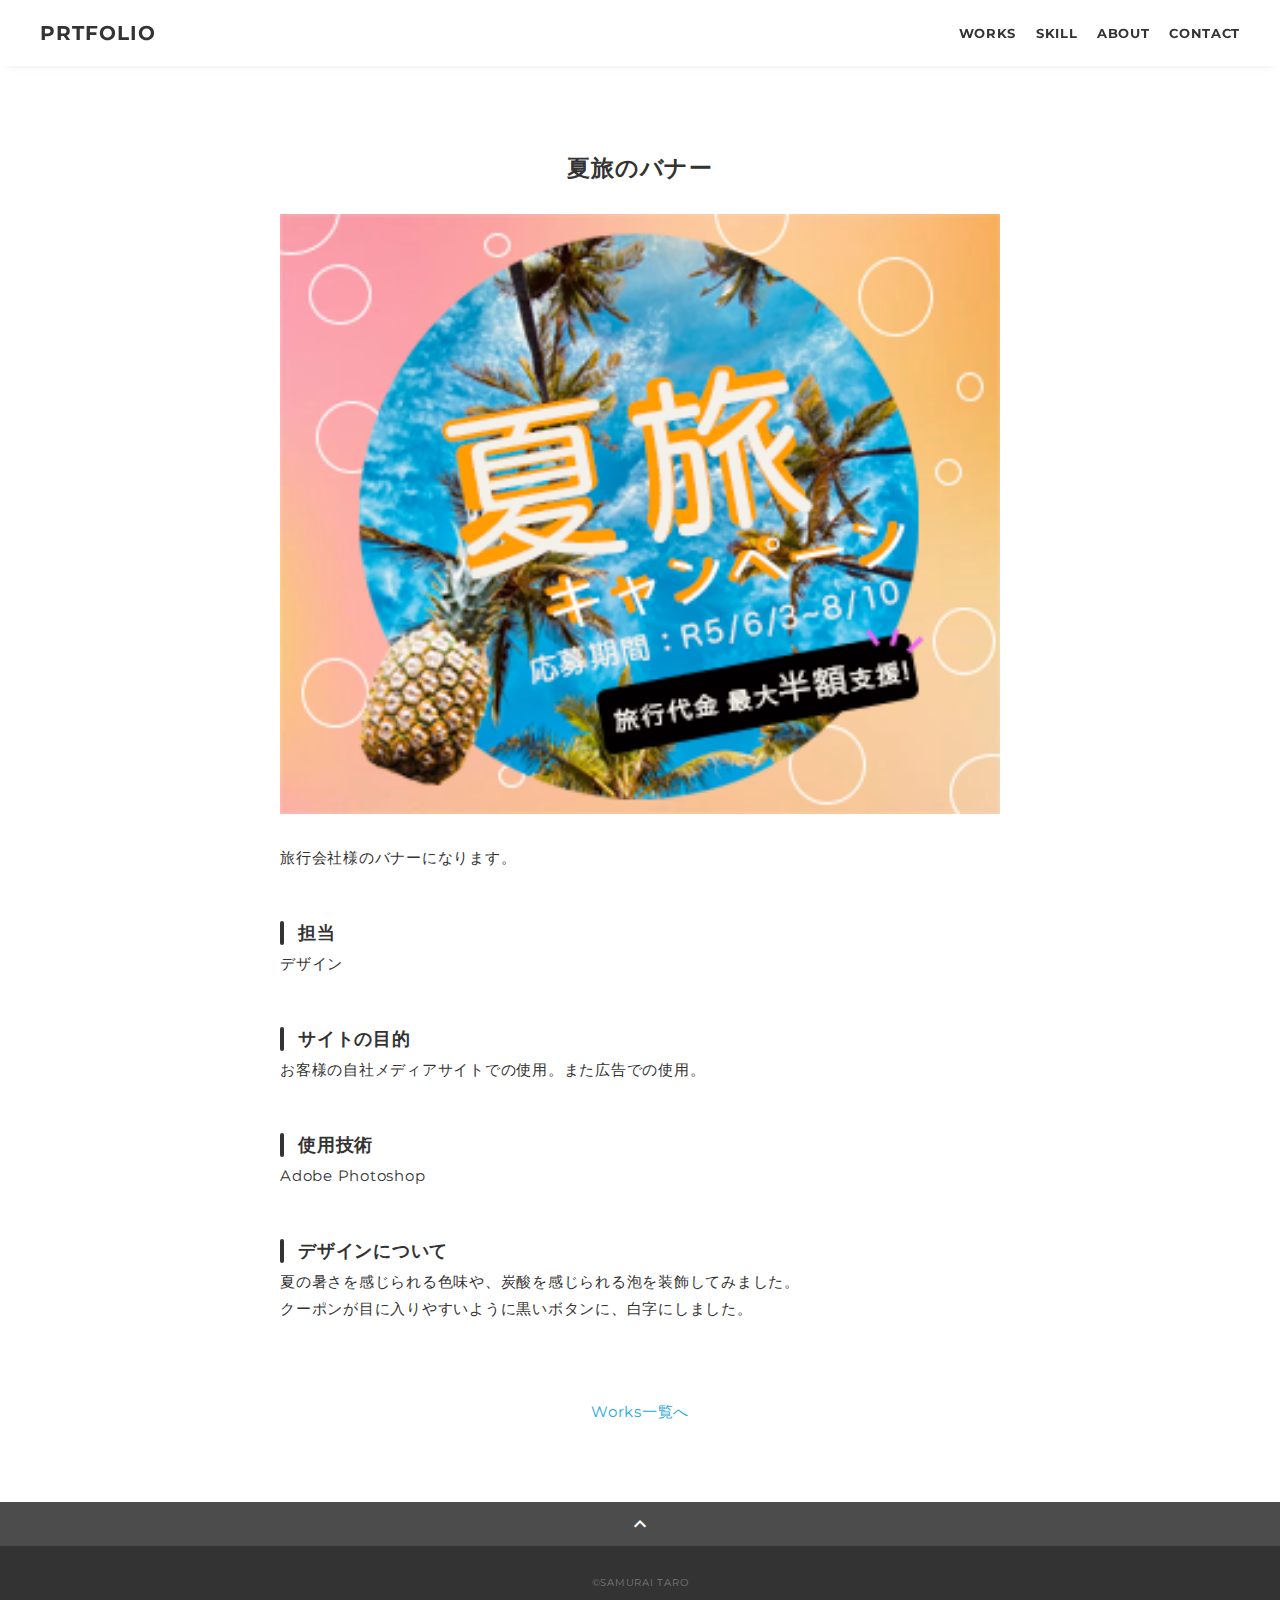
<file: portfolio/works-7.html>
<!DOCTYPE html>
<html>
<head>
  <meta charset="utf-8">
  <meta name="viewport" content="width=device-width, initial-scale=1.0, maximum-scale=1.0, minimum-scale=1.0">
  <title>ASUKA SAITO ポートフォリオ</title>
  <link rel="preconnect" href="https://fonts.gstatic.com">
  <link href="https://fonts.googleapis.com/css2?family=Montserrat:wght@400;700&display=swap" rel="stylesheet">
  <link href="https://fonts.googleapis.com/css?family=Material+Icons+Outlined" rel="stylesheet">
  <link href="css/ress.css" media="all" rel="stylesheet" type="text/css" />
  <link href="css/style.css" media="all" rel="stylesheet" type="text/css" />
</head>

<body>
  <div class="wrapper">

    <!-- header -->
    <header class="header ">
      <div class="container">
        <h1 class="header-logo">
          <a href="index.html">PRTFOLIO</a>
        </h1>
        <nav class="gnav">
          <ul class="gnav-list">
            <li class="gnav-item"><a href="index.html#works">WORKS</a></li>
            <li class="gnav-item"><a href="index.html#skill">SKILL</a></li>
            <li class="gnav-item"><a href="index.html#about">ABOUT</a></li>
            <li class="gnav-item"><a href="index.html#contact">CONTACT</a></li>
          </ul>
        </nav>
      </div>
    </header>
    <!-- /header -->

    <main class="content">

      <article class="article">
        <div class="article-container">
          <h2 class="article-title">夏旅のバナー</h2>
          <div class="article-body">
            <p>
              <img src="img/works-detail/works-7.png" alt="">
            </p>
            <p>
             旅行会社様のバナーになります。
            </p>
            <h3>担当</h3>
            <p>デザイン</p>
            <h3>サイトの目的</h3>
            <p>お客様の自社メディアサイトでの使用。また広告での使用。</p>
            <h3>使用技術</h3>
            <p>Adobe Photoshop</p>
            <h3>デザインについて</h3>
            <p>
              夏の暑さを感じられる色味や、炭酸を感じられる泡を装飾してみました。<br>
              クーポンが目に入りやすいように黒いボタンに、白字にしました。
            </p>
          </div>
          <div class="home-link">
            <a href="index.html#works">Works一覧へ</a>
          </div>
        </div>
      </article>

      <div class="page-top" id="js-page-top">
        <span class="material-icons-outlined">expand_less</span>
      </div>
    </main>

    <!-- footer -->
    <footer class="footer">
      <div class="copyright">&copy;SAMURAI TARO</div>
    </footer>
    <!-- /footer -->

  </div>
  <script src="https://ajax.googleapis.com/ajax/libs/jquery/3.6.0/jquery.min.js"></script>
  <script type='text/javascript' src="js/script.js"></script>
</body>
</html>
</file>
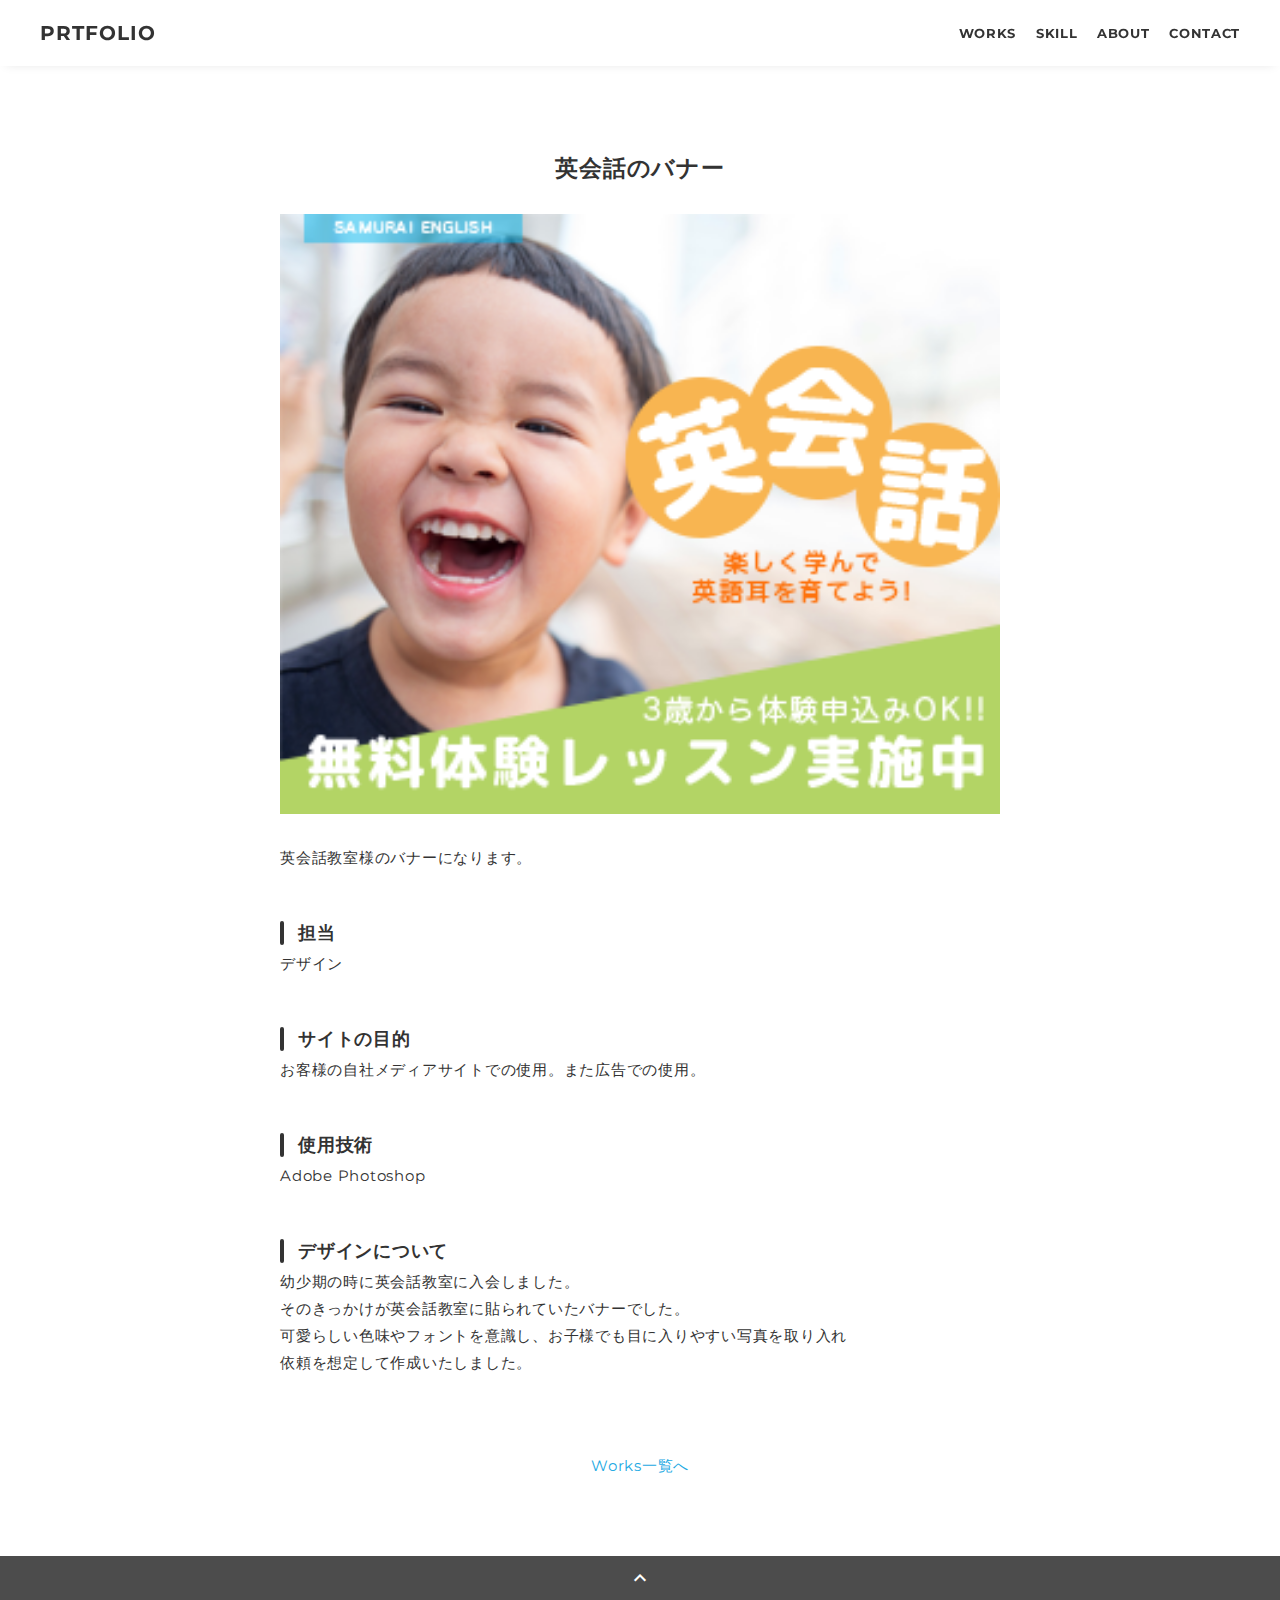
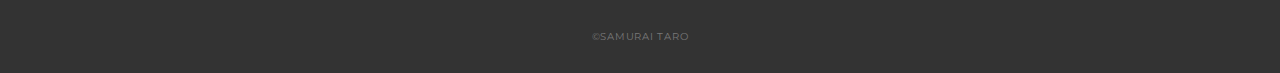
<file: portfolio/works-8.html>
<!DOCTYPE html>
<html>
<head>
  <meta charset="utf-8">
  <meta name="viewport" content="width=device-width, initial-scale=1.0, maximum-scale=1.0, minimum-scale=1.0">
  <title>ASUKA SAITO ポートフォリオ</title>
  <link rel="preconnect" href="https://fonts.gstatic.com">
  <link href="https://fonts.googleapis.com/css2?family=Montserrat:wght@400;700&display=swap" rel="stylesheet">
  <link href="https://fonts.googleapis.com/css?family=Material+Icons+Outlined" rel="stylesheet">
  <link href="css/ress.css" media="all" rel="stylesheet" type="text/css" />
  <link href="css/style.css" media="all" rel="stylesheet" type="text/css" />
</head>

<body>
  <div class="wrapper">

    <!-- header -->
    <header class="header ">
      <div class="container">
        <h1 class="header-logo">
          <a href="index.html">PRTFOLIO</a>
        </h1>
        <nav class="gnav">
          <ul class="gnav-list">
            <li class="gnav-item"><a href="index.html#works">WORKS</a></li>
            <li class="gnav-item"><a href="index.html#skill">SKILL</a></li>
            <li class="gnav-item"><a href="index.html#about">ABOUT</a></li>
            <li class="gnav-item"><a href="index.html#contact">CONTACT</a></li>
          </ul>
        </nav>
      </div>
    </header>
    <!-- /header -->

    <main class="content">

      <article class="article">
        <div class="article-container">
          <h2 class="article-title">英会話のバナー</h2>
          <div class="article-body">
            <p>
              <img src="img/works-detail/works-8.png" alt="">
            </p>
            <p>
             英会話教室様のバナーになります。
            </p>
            <h3>担当</h3>
            <p>デザイン</p>
            <h3>サイトの目的</h3>
            <p>お客様の自社メディアサイトでの使用。また広告での使用。</p>
            <h3>使用技術</h3>
            <p>Adobe Photoshop</p>
            <h3>デザインについて</h3>
            <p>
              幼少期の時に英会話教室に入会しました。<br>
              そのきっかけが英会話教室に貼られていたバナーでした。<br>
              可愛らしい色味やフォントを意識し、お子様でも目に入りやすい写真を取り入れ<br>
              依頼を想定して作成いたしました。
            </p>
          </div>
          <div class="home-link">
            <a href="index.html#works">Works一覧へ</a>
          </div>
        </div>
      </article>

      <div class="page-top" id="js-page-top">
        <span class="material-icons-outlined">expand_less</span>
      </div>
    </main>

    <!-- footer -->
    <footer class="footer">
      <div class="copyright">&copy;SAMURAI TARO</div>
    </footer>
    <!-- /footer -->

  </div>
  <script src="https://ajax.googleapis.com/ajax/libs/jquery/3.6.0/jquery.min.js"></script>
  <script type='text/javascript' src="js/script.js"></script>
</body>
</html>
</file>
<file: portfolio/css/ress.css>
/*!
 * ress.css • v3.0.1
 * MIT License
 * github.com/filipelinhares/ress
 */

/* # =================================================================
   # Global selectors
   # ================================================================= */

html {
  box-sizing: border-box;
  word-break: normal;
  -moz-tab-size: 4;
  tab-size: 4;

  -webkit-text-size-adjust: 100%; /* Prevent adjustments of font size after orientation changes in iOS */
}

*,
::before,
::after {
  box-sizing: inherit;
  background-repeat: no-repeat; /* Set `background-repeat: no-repeat` to all elements and pseudo elements */
}

::before,
::after {
  vertical-align: inherit;
  text-decoration: inherit; /* Inherit text-decoration and vertical align to ::before and ::after pseudo elements */
}

* {
  margin: 0;
  padding: 0; /* Reset `padding` and `margin` of all elements */
}

/* # =================================================================
   # General elements
   # ================================================================= */

hr {
  overflow: visible; /* Show the overflow in Edge and IE */
  height: 0; /* Add the correct box sizing in Firefox */
}

details,
main {
  display: block; /* Render the `main` element consistently in IE. */
}

summary {
  display: list-item; /* Add the correct display in all browsers */
}

small {
  font-size: 80%; /* Set font-size to 80% in `small` elements */
}

[hidden] {
  display: none; /* Add the correct display in IE */
}

abbr[title] {
  /* Add the correct text decoration in Chrome, Edge, IE, Opera, and Safari */
  text-decoration: underline;
  text-decoration: underline dotted;
  border-bottom: none; /* Remove the bottom border in Chrome 57 */
}

a {
  background-color: transparent; /* Remove the gray background on active links in IE 10 */
}

a:active,
a:hover {
  outline-width: 0; /* Remove the outline when hovering in all browsers */
}

code,
kbd,
pre,
samp {
  font-family: monospace, monospace; /* Specify the font family of code elements */
}

pre {
  font-size: 1em; /* Correct the odd `em` font sizing in all browsers */
}

b,
strong {
  font-weight: bolder; /* Add the correct font weight in Chrome, Edge, and Safari */
}

/* https://gist.github.com/unruthless/413930 */
sub,
sup {
  position: relative;
  font-size: 75%;
  line-height: 0;
  vertical-align: baseline;
}

sub {
  bottom: -.25em;
}

sup {
  top: -.5em;
}

/* # =================================================================
   # Forms
   # ================================================================= */

input {
  border-radius: 0;
}

/* Replace pointer cursor in disabled elements */
[disabled] {
  cursor: default;
}

[type="number"]::-webkit-container-spin-button,
[type="number"]::-webkit-outer-spin-button {
  height: auto; /* Correct the cursor style of increment and decrement buttons in Chrome */
}

[type="search"] {
  outline-offset: -2px; /* Correct the outline style in Safari */

  -webkit-appearance: textfield; /* Correct the odd appearance in Chrome and Safari */
}

[type="search"]::-webkit-search-decoration {
  -webkit-appearance: none; /* Remove the container padding in Chrome and Safari on macOS */
}

textarea {
  overflow: auto; /* Internet Explorer 11+ */
  resize: vertical; /* Specify textarea resizability */
}

button,
input,
optgroup,
select,
textarea {
  font: inherit; /* Specify font inheritance of form elements */
}

optgroup {
  font-weight: bold; /* Restore the font weight unset by the previous rule */
}

button {
  overflow: visible; /* Address `overflow` set to `hidden` in IE 8/9/10/11 */
}

button,
select {
  text-transform: none; /* Firefox 40+, Internet Explorer 11- */
}

/* Apply cursor pointer to button elements */
button,
[type="button"],
[type="reset"],
[type="submit"],
[role="button"] {
  cursor: pointer;
  color: inherit;
}

/* Remove container padding and border in Firefox 4+ */
button::-moz-focus-container,
[type="button"]::-moz-focus-container,
[type="reset"]::-moz-focus-container,
[type="submit"]::-moz-focus-container {
  padding: 0;
  border-style: none;
}

/* Replace focus style removed in the border reset above */
button:-moz-focusring,
[type="button"]::-moz-focus-container,
[type="reset"]::-moz-focus-container,
[type="submit"]::-moz-focus-container {
  outline: 1px dotted ButtonText;
}

button,
html [type="button"],
/* Prevent a WebKit bug where (2) destroys native `audio` and `video`controls in Android 4 */
[type="reset"],
[type="submit"] {
  -webkit-appearance: button; /* Correct the inability to style clickable types in iOS */
}

/* Remove the default button styling in all browsers */
button,
input,
select,
textarea {
  border-style: none;
  background-color: transparent;
}

/* Style select like a standard input */
select {
  -webkit-appearance: none; /* Chrome 41+ */
  -moz-appearance: none; /* Firefox 36+ */
}

select::-ms-expand {
  display: none; /* Internet Explorer 11+ */
}

select::-ms-value {
  color: currentColor; /* Internet Explorer 11+ */
}

legend {
  display: table; /* Correct the text wrapping in Edge and IE */
  max-width: 100%; /* Correct the text wrapping in Edge and IE */
  max-width: 100%; /* Correct the text wrapping in Edge 18- and IE */
  white-space: normal; /* Correct the text wrapping in Edge and IE */
  color: inherit; /* Correct the color inheritance from `fieldset` elements in IE */
  border: 0; /* Correct `color` not being inherited in IE 8/9/10/11 */
}

::-webkit-file-upload-button {
  font: inherit; /* Change font properties to `inherit` in Chrome and Safari */
  color: inherit;
  /* Correct the inability to style clickable types in iOS and Safari */

  -webkit-appearance: button;
}

/* # =================================================================
   # Specify media element style
   # ================================================================= */

img {
  border-style: none; /* Remove border when inside `a` element in IE 8/9/10 */
}

/* Add the correct vertical alignment in Chrome, Firefox, and Opera */
progress {
  vertical-align: baseline;
}

/* # =================================================================
   # Accessibility
   # ================================================================= */

/* Hide content from screens but not screenreaders */
@media screen {
  [hidden~="screen"] {
    display: inherit;
  }
  [hidden~="screen"]:not(:active):not(:focus):not(:target) {
    position: absolute !important;
    clip: rect(0 0 0 0) !important;
  }
}

/* Specify the progress cursor of updating elements */
[aria-busy="true"] {
  cursor: progress;
}

/* Specify the pointer cursor of trigger elements */
[aria-controls] {
  cursor: pointer;
}

/* Specify the unstyled cursor of disabled, not-editable, or otherwise inoperable elements */
[aria-disabled] {
  cursor: default;
}
</file>
<file: portfolio/css/style.css>
body {
  font-family: "Montserrat","Helvetica Neue",Arial,"Hiragino Kaku Gothic ProN","Hiragino Sans",Meiryo,sans-serif;
  font-size: 15px;
  letter-spacing: .05em;
  color: #333;
}

a {
  transition: opacity .3s;
  text-decoration: none;
  color: #1ca9e3;
}

img {
  max-width: 100%;
  height: auto;
  vertical-align: bottom;
  border-style: none;
}



.pc-only {
  display: block;
}

.sp-only {
  display: none;
}

/*--------------------------------
 レイアウト
---------------------------------*/
.wrapper {
  padding-top: 73px;
}

.section {
  padding: 90px 0;
}

.section:nth-of-type(odd) {
  background-color: #f7f7f7;
}

.container {
  max-width: 1340px;
  margin: 0 auto;
  padding: 0 40px;
}

/*--------------------------------
 見出し
---------------------------------*/
.title {
  font-size: 34px;
  font-weight: bold;
  line-height: 1;
  margin-bottom: 40px;
  text-align: center;
  letter-spacing: .05em;
  color: #333;
}

.lead {
  font-size: 16px;
  line-height: 1.8;
  margin-bottom: 30px;
}

/*--------------------------------
ヘッダー
---------------------------------*/
.header {
  position: fixed;
  top: 0;
  z-index: 1;
  width: 100%;
  background-color: #fff;
  box-shadow: 0 5px 10px -6px rgba(0,0,0,.1);
}

.header .container {
  display: flex;
  align-items: center;
  justify-content: space-between;
  padding: 20px 40px;
}

.header-logo {
  font-size: 20px;
  font-weight: bold;
  line-height: 1.2;
  margin-right: 20px;
  letter-spacing: .05em;
}

.header-logo a {
  color: #333;
}

.gnav-list {
  display: flex;
  justify-content: space-between;
  list-style: none;
}

.gnav-item:not(:last-child) {
  margin-right: 20px;
}

.gnav-item a {
  position: relative;
  font-size: 13px;
  font-weight: bold;
  display: inline-block;
  padding: 5px 0;
  transition: .3s;
  letter-spacing: .05em;
  color: #333;
}
.gnav-item a:after {
  position: absolute;
  bottom: 0;
  left: 50%;
  width: 0;
  height: 3px;
  content: "";
  transition: .3s;
  -webkit-transform: translateX(-50%);
  transform: translateX(-50%);
  background-color: #333;
}

.gnav-item a:hover:after {
  width: 100%;
}

/*--------------------------------
 メインビジュアル
---------------------------------*/
.mv {
  display: flex;
  align-items: center;
  justify-content: center;
  height: auto;
  text-align: center;
}

.mv-container {
  position: relative;
  padding: 0 20px;
}

.mv-container img {
  width: 100%;
  height: auto;
}

/*--------------------------------
 Works
---------------------------------*/
.works-list {
  display: flex;
  flex-wrap: wrap;
  margin-bottom: -40px;
}

.works-item {
  width: 31.74603%;
  margin-right: 1.58730%;
  margin-bottom: 40px;
  color: #333;
}

.works-item:hover {
  opacity: .9;
}

.works-item:nth-of-type(3n) {
  margin-right: 0;
}

.works-img img {
  border: 1px solid #e6e6e6;
}

.works-name {
  font-size: 12px;
  font-weight: bold;
  margin-top: 8px;
}

.works-info {
  font-size: 10px;
  margin-top: 5px;
}

/*--------------------------------
 Skill
---------------------------------*/
.skill-list {
  display: flex;
  flex-wrap: wrap;
  justify-content: space-between;
  margin-bottom: -50px;
}

.skill-item {
  display: flex;
  align-items: flex-start;
  justify-content: space-between;
  width: 48%;
  margin-bottom: 50px;
}

.skill-img {
  width: 60px;
  height: auto;
  margin-right: 20px;
}

.skill-body {
  flex: 1;
}

.skill-name {
  margin-bottom: 10px;
}

.skill-text {
  font-size: 14px;
  line-height: 1.8;
}

/*--------------------------------
 About
---------------------------------*/
.profile {
  display: flex;
  flex-wrap: wrap;
  max-width: 800px;
  margin: 0 auto;
}
.profile-img {
  width: 20%;
  margin-right: 30px;
  border-radius: 50%;
}
.profile-img img {
  border-radius: 50%;
}
.profile-body {
  flex: 1;
}

.profile-body p {
  font-size: 15px;
  line-height: 1.8;
}

.profile-body p:not(:last-child) {
  margin-bottom: 30px;
}

/*--------------------------------
 Contact
---------------------------------*/
.contact {
  text-align: center;
}

.contact-item:not(:last-child) {
  margin-right: 10px;
}

.contact-text {
  margin-top: 10px;
}
/*--------------------------------
 ページトップ
---------------------------------*/
.page-top {
  font-weight: bold;
  padding: 10px;
  cursor: pointer;
  text-align: center;
  background-color: #4c4c4c;
}

.page-top .material-icons-outlined {
  vertical-align: bottom;
  color: #fff;
}

/*--------------------------------
 フッター
---------------------------------*/
.footer {
  padding: 30px;
  background-color: #333;
}

.copyright {
  font-size: 10px;
  text-align: center;
  color: #797979;
}

/*--------------------------------
 下層：Worksページ
---------------------------------*/
.article {
  padding: 80px 0;
}

.article-container {
  max-width: 1040px;
  margin: 0 auto;
  padding: 0 20px;
}

.article-title {
  margin-bottom: 30px;
  text-align: center;
}

.article-body {
  max-width: 720px;
  margin: 0 auto;
  margin-bottom: 80px;
}

.article-body h3 {
  position: relative;
  font-size: 18px;
  margin-bottom: 5px;
  padding-left: 1em;
}

.article-body img {
  width: 100%;
  height: auto;
}

.article-body h3:not(:first-child) {
  margin-top: 50px;
}

.article-body h3::before {
  position: absolute;
  top: 0;
  left: 0;
  width: 4px;
  height: 100%;
  content: "";
  border-radius: 3px;
  background-color: #333;
}

.article-body p {
  font-size: 15px;
  line-height: 1.8;
  margin-bottom: 30px;
}

.home-link {
  text-align: center;
}

/*media Queries 767
----------------------------------------------------*/
@media screen and (max-width: 767px) {
  body {
    font-size: 14px;
  }

  .pc-only {
    display: none;
  }

  .sp-only {
    display: block;
  }

  /* 見出し */
  .title {
    font-size: 26px;
    margin-bottom: 20px;
  }

  .lead {
    font-size: 14px;
    line-height: 1.7;
    margin-bottom: 20px;
  }

  /* レイアウト */
  .wrapper {
    padding-top: 57px;
  }

  .section {
    padding: 60px 0;
  }

  .container {
    padding: 0 20px;
  }

  /* ヘッダー */
  .header .container {
    padding: 15px;
  }

  .header-logo {
    font-size: 15px;
    margin-right: 15px;
  }

  .gnav-item:not(:last-child) {
    margin-right: 10px;
  }

  .gnav-item a {
    font-size: 10px;
  }

  .gnav-item a:after {
    display: none;
  }

  /*  メインビジュアル */
  .mv {
    height: 40vh;
  }

  .mv-container {
    padding: 0 20px;
  }

  .mv-title {
    font-size: 30px;
  }
  .mv-subtitle {
    font-size: 16px;
    margin-bottom: 20px;
  }

  .mv-text {
    top: 75%;
    font-size: 14px;
    line-height: 1.7;
  }

  /* Works */
  .works-name {
    font-size: 12px;
  }

  .works-info {
    margin-top: 3px;
  }

  .works-list {
    justify-content: space-between;
  }

  .works-item {
    flex: 0 0 48%;
    margin-right: 0;
    margin-bottom: 30px;
  }

  /* Skill */
  .skill-list {
    display: block;
    margin-bottom: 0;
  }

  .skill-item {
    width: 100%;
    margin-bottom: 35px;
  }

  .skill-item:last-child {
    margin-bottom: 0;
  }

  .skill-name {
    margin-bottom: 5px;
  }

  .skill-text {
    font-size: 13px;
    line-height: 1.7;
  }

  /* About */
  .profile {
    display: block;
  }
  .profile-img {
    width: 150px;
    margin: 0 auto;
    margin-bottom: 25px;
  }

  .profile-body p {
    font-size: 14px;
    line-height: 1.7;
  }

  .profile-body p:not(:last-child) {
    margin-bottom: 20px;
  }

  /* フッター */
  .footer {
    padding: 20px;
  }

  /* 下層ページ */
  .article {
    padding: 50px 0;
  }

  .article-body h3 {
    font-size: 16px;
    padding-left: .8em;
  }

  .article-body h3:not(:first-child) {
    margin-top: 30px;
  }

  .article-body p {
    font-size: 14px;
    line-height: 1.7;
    margin-bottom: 20px;
  }
}
</file>
<file: Profilesite/css/style.css>
body {
  padding: 0px;
  margin: 0px;
}

/* ナビゲーションメニュー */
nav {
  display: flex;
  flex-wrap: wrap;
  justify-content: space-between;
  margin: 20px auto 20px auto;
  max-width: 960px;
}

nav a {
  font-weight: bold;
  text-decoration: none;
  font-size: 34px;
  color: black;
  font-family: "Note Sans JP", sans-serif;
}

/* ナビゲーションメニューのMyProfileの部分 */
.home {
  border: 1px solid black;
  padding: 0px 20px;
  margin-right: 20px;
}

/* メニューの余白 */
.menu > a {
  margin-left: 20px;
  margin-right: 20px;
}

/* 名前 */
.name {
  font-size: 24px;
  font-weight: bold;
}

h1 {
  padding-top: 60px;
  padding-bottom: 40px;
  text-align: center;
  font-size: 34px;
  font-family: "Note Sans JP", sans-serif;
}

p {
  font-size: 18px;
  font-family: "Note Sans JP", sans-serif;
}

li {
  font-size: 18px;
  font-family: "Note Sans JP", sans-serif;
}

/* 文字の余白を消す */
div {
  font-size: 0;
}

/* メイン画像 */
.mainpic {
  width: 100%;
}

img {
  margin: 0 auto;
  max-width: 100%;
}

/* About */
.about {
  padding: 10px;
  display: flex;
  flex-wrap: wrap;
  align-items: center;
  margin: 20px auto 20px auto;
  max-width: 960px;
}

.circle {
  border-radius: 150px;
  width: 230px;
  height: 230x;
  object-fit: cover;
  border: 3px solid #999;
  padding: 5px;
}

.content {
  margin: 0px auto;
  padding-left: 40px;
}

/* Works */
.works { 
  display: flex;
  flex-wrap: wrap;
  justify-content: center;
  margin: 20px auto 20px auto;
  max-width: 960px;
}

.item {
  padding-bottom: 60px;
  width: 25%;
}

.item-center {
  padding-right: 25px;
  padding-left: 25px;
}

/* フッター */
footer p {
  text-align: center;
  padding-bottom: 20px;
  font-family: "Note Sans JP", sans-serif;
}

@media (max-width: 767px) {
  .item {
    width: 100%;
    text-align: center;
    padding-bottom: 40px;
  }
}
</file>
<file: stationery/style.css>
/* PC、スマホ共通スタイル */
body {
 font-family: "Source Sans Pro", "Hiragino Kaku Gothic ProN", Meiryo, Arial, sans-serif;
}

p {
  font-size: 15px;
}

/* PC用スタイル */
@media screen and (min-width:768px) {
/* 横幅設定 */
body {
  max-width: 1080px;
  min-width: 960px;
  margin: 0 auto 0 auto;
}

/* ヘッダー */
header {
  display: flex;
  justify-content: space-between;
}

/* ナビゲーションのレイアウト */
#nav-pc {
  text-align: right;
  font-size: 14px;
  padding-top: 15px;
}

/* ナビゲーションのリンクの装飾設定 */
#nav-pc > a {
  text-decoration: none;
  margin-left: 20px;
}
#nav-pc > a:link {
  color: #0d0d0d;
}
#nav-pc > a:visited {
  color: #0d0d0d;
}
#nav-pc > a:hover {
  color: #0d0d0d;
  text-decoration: underline;
}
#nav-pc > a:active {
  color: #0d0d0d;
}

/* スマホ用ナビを非表示 */
#nav-sp,#menu-sp {
  display: none;
}

#logo {
  padding-left: 20px;
  padding-top: 5px;
}

/* メインビジュアル */
#main-visual {
  position: relative;
  height: 400px;
}

#main-message {
  position: absolute;
  top: 0;
  left: 0;
  color: #0d0d0d;
  background-color: #89BCD6;
  border-radius: 0 0 476px 0;
  max-width: 620px;
  height: 100%;
  width: 100%;
  z-index: 11;
}

#main-message > h1 {
  font-size: 100px;
  font-weight: bold;
  margin: 100px 200px 0px 100px;
}

#main-message > p {
  font-size: 30px;
  margin: 0 150px;
}

#main-visual > img {
  max-width: 620px;
  border-radius: 470px 0 0 0;
  position: absolute;
  top: 0;
  right: 0;
  z-index: 10;
}

/* 見出し */
h2 {
  margin: 40px 40px;
  text-align: left;
 font-size: 35px;
}
h2::after {
  content: url("image/line.png");
  margin-top: 10px;
}
h3 { 
  font-size: 23px;
}

/* ミッション */
#mission {
  margin: 80px auto 80px auto;
  width: 100%;
}
#mission-flex {
  width: 100%;
  display: flex;
}
#mission-photo {
  width: 100%;
}

/* 商品一覧 */
#product {
  background-color: #ffffff;
  margin: 80px 0 80px 0;
  padding: 10px 40px 0px 40px;
}

/* 外枠 */
#product > div {
  margin-top: 40px;
  display: flex;
}

/* 左のカラム */
#product-left {
  width: 50%;
  margin-right: 20px;
}

/* 右のカラム */
#product-right {
  width: 50%;
  margin-left: 20px;
  margin-top: 20px;
}

/* 画像＋説明の枠 */
#product-left > div {
  position: relative;
  height: 480px;
  margin-right: 20px;
}
#product-right > div {
  position: relative;
  height: 480px;
  margin-left: 20px;
}

/* 画像 */
.product-photo {
  border-radius: 30px 30px 250px 30px;
  width: 100%;
}

/* 説明文の枠 */
.product-explain {
  background-color: rgb(193,219,129,0.6);
  position: absolute;
  left: 0;
  top: 280px;
  margin: 0 40px 0 40px;
  padding: 20px;
  box-shadow: 5px 5px 10px rbga(0,0,0,0.05);
}

/* 説明文の英語 */
.product-explain > span {
  color: #5D5099;
  font-weight: bold;
  font-size: 16px;
  margin: 0;
}

/* 説明文の見出し */
.product-explain > h3 {
  font-size: 25px;
  margin: 5px 0 5px 0;
}

/* 説明文 */
.product-explain > p {
  font-size: 14px;
  margin: 0;
}

/* ニュース */
#news {
  margin: 80px auto 80px auto;
}

#news > div {
  display: flex;
}

/* 画像 */
.recommendation-img {
  width: 100%;
  align-self: flex-start;
}
.recommendation-img2 {
  margin-top: 50px;
  width: 100%;
}

/* 表 */
.recommendation {
  margin-right: 50px;
}
.recommendation-num {
  font-size: 80px;
  color: #DC669B;
  margin: 0 20px 0 0;
}
.recommendation-en {
  color: #A55B9A;
  font-weight: bold;
  font-size: 24px;
  display: block;
}
.recommendation-jp {
  font-size: 28px;
  font-weight: bold;
}
.description {
  margin: 0;
}

/* お問い合わせ */
#contact {
  margin: 80px auto 80px auto;
}

/* 外枠 */
#contact > form > div {
  display: flex;
  flex-direction: row;
  flex-wrap: wrap;
  padding-bottom: 30px;
}

/* 左列の見出し */
.contact-heading {
  width: 240px;
  align-self: center;
}
/* 見出しのラベル */
.contact-label {
  font-weight: bold;
}
/* 必須 */
.contact-span {
  color: #ce2222;
  margin: 0 0 0 20px;
  font-weight: bold;
}

/* テキストボックス */
.contact-textbox {
  border-top: 0;
  border-left: 0;
  border-right: 0;
  border-bottom-width: 1px;
  border-bottom-color: #707070;
  border-bottom-style: solid;
  background-color: #fafafa;
  width: 400px;
  height: 56px;
}
/* お問い合わせ内容のテキストエリア */
.contact-textarea {
  border-top: 0;
  border-left: 0;
  border-right: 0;
  border-bottom-width: 1px;
  border-bottom-color: #707070;
  border-bottom-style: solid;
  background-color: #fafafa;
  width: 400px;
  height: 200px;
}

/* フッター */
footer {
  background-color: #B4ADA9;
  text-align: center;
  padding: 80px 80px 30px 80px;
}
#footer-logo {
  margin-bottom: 30px;
}

#footer-link {
  margin-bottom: 50px;
}
#footer-link > a {
  text-decoration: none;
  margin: 10px;
}
#footer-link > a:link {
  color: black;
}
#footer-link > a:visited {
  color: black;
}
#footer-link > a:hover {
  color: black;
  text-decoration: underline;
}
#footer-link > a:active {
  color: black;
}

#sns-footer {
  text-align: left;
  width: 100%;
}
#sns-footer > a {
  margin-right: 30px;
}
#copyright {
  color: #ffffff;
  float: right;
}
}

/* スマホ用のスタイル */
@media screen and (max-width: 767px) {
  body {
    min-width: 375px;
    margin: 0;
  }
  #nav-pc {
    display: none;
  }
  #menu-sp {
    float: right;
    padding: 0;
  }
  /* スマホ用ナビゲーションの表示切替 */
   /* 初期状態、レイアウトと非表示設定 */
   #nav-sp {
    background-color: #B4ADA9;
    position: absolute;
    left: 0;
    top: 0;
    height: 100%;
    width: 100%;
    display: none;
    z-index: 100;
  }
   /* ×ボタン */
   #close {
    position: absolute;
    top: 20px;
    right: 20px;
  }

  /* ナビゲーションメニュー用ロゴ */
  #logo-sp {
    margin: 80px 0 30px 20px;
  }
  /* ナビゲーションのリンクの装飾設定 */
  #nav-sp > a {
    display: block;
  }
  #nav-sp > a:link {
    color: #ffffff;
  }
  #nav-sp > a:visited {
    color: #ffffff;
  }
  #nav-sp > a:hover {
    color: #ffffff;
    text-decoration: underline;
  }
  #nav-sp > a:active {
    color: #ffffff;
  }
  #nav-sp > .menu {
    text-decoration: none;
    display: block;
    margin: 0 20px 0 20px;
    height: 44px;
    font-size: 16px;
    background-image: url("images/arrow.png");
    background-repeat: no-repeat;
    background-position: right top;
  }

  /* メインビジュアル */
  #main-visual {
    position: relative;
    height: 470px;
    width: 100%;
    overflow: hidden;
  }
  #main-visual > div {
    position: absolute;
    top: 0;
    left: 0;
    color: #0d0d0d;
    background-color: #89BCD6;
    border-radius: 0 0 476px 0;
    text-align: left;
    height: 280px;
    width: 100%;
    z-index: 11;
  }
  #main-visual > div > h1 {
    font-size: 45px;
    margin: 90px 0 0 0;
  }
  #main-visual > div > p {
    margin: 0;
  }
  #main-visual > img {
    width: 100%;
    border-radius: 476px 0 0 0;
    z-index: 10;
    position: absolute;
    bottom: 0;
    right: 0;
  }

  h2::after {
    content: url(image/line.png);
    margin-left: 10px;
  }
  h2 {
    font-size: 20px;
  }
  h3 {
    font-size: 13px;
    margin: 10px 0 0 0;
  }

  /* Stationeryについて */
  #mission {
    margin: 20px;
  }
  #mission-photo {
    width: 100%;
  }

  /* 商品について */
  #product {
    background-color: #ffffff;
    padding-top: 10px;
  }
  #product h2 {
    margin-left: 20px;
  }
  #product-left,#product-right {
    margin-right: 20px;
    margin-left: 20px;
  }

  /* 画像＋説明の枠 */
  #product-left > div,
  #product-right > div {
    position: relative;
    height: 540px;
  }

  .product-explain {
    background-color: rgb(193,219,129,0.6);
    position: absolute;
    left: 0;
    bottom: 50px;
    padding: 20px;
    box-shadow: 5px 5px 10px rbga(0,0,0,0.05);
  }

  .product-explain > span {
    color: #5D5099;
    font-weight: bold;
    font-size: 16px;
    margin: 0;
  }

  .product-explain > h3 {
    margin: 10px 0 10px 0;
  }
  /* 画像 */
  .product-photo {
    width: 100%;
  }

  /* ニュース */
  #news {
    margin: 80px 20px 80px 20px;
  }
  
  #news > div {
    display: flex;
    flex-direction: column;
  }

  .recommendation {
    width: 100%;
    padding-right: 20px;
    order: 2;
  }
  
  /* 画像 */
  .recommendation-img {
    width: 100%;
    order: 1;
  }
  .recommendation-img2 {
    width: 100%;
  }

  .recommendation-num {
    font-size: 53px;
    color: #DC669B;
  }
  .recommendation-en {
    color: #A55B9A;
    font-weight: bold;
    font-size: 25px;
    display: block;
  }
  .recommendation-jp {
    display: block;
  }
  .description {
    margin: 0;
  }

  /* お問い合わせ */
  #contact {
    margin: 80px 20px 80px 20px;
  }
  #contact > h3 {
    margin-bottom: 20px;
  }
  #contact > form > div {
    margin-bottom: 20px;
  }
  .contact-heading {
    margin-bottom: 20px;
  }

  /* ラベル */
  .contact-label {
    font-weight: bold;
  }

  /* 必須 */
  .contact-span {
    color: #ce2222;
    margin: 0 0 0 20px;
    font-weight: bold;
  }
  .contact-textbox {
    height: 56px;
    border-top: 0;
    border-left: 0;
    border-right: 0;
    background-color: #fafafa;
    border-bottom-color: #707070;
    border-bottom-width: 1px;
    border-style: solid;
    min-width: 300px;
    width: 100%;
  }

  .contact-textarea {
    height: 150px;
    border-top: 0;
    border-left: 0;
    border-right: 0;
    background-color: #fafafa;
    width: 100%;
  }

  .radiobutton {
    margin-bottom: 20px;
  }

  .radiobutton + label::after {
    content: "\A";
    white-space: pre;
  }

  /* フッター */
  footer {
    background-color: #B4ADA9;
    padding: 30px 20px 50px 20px;
  }
  #footer-logo {
    margin-bottom: 30px;
  }
  #footer-link {
    margin-bottom: 50px;
  }
  #footer-link > a {
    text-decoration: none;
    margin: 0 20px 30px 0;
    display: block;
    background-image: url(image/arrow.png);
    background-repeat: no-repeat;
    background-position: right top;
  }
  #footer-link > a:link {
    color: black;
  }
  #footer-link > a:visited {
    color: black;
  }
  #footer-link > a:hover {
    color: black;
    text-decoration: underline;
  }
  #footer-link > a:active {
    color: black;
  }
  #sns-footer > a {
    margin-right: 30px;
}

#copyright {
    font-size: 12px;
    display: block;
    margin-top: 30px;
    color: #ffffff;
}
}
</file>
